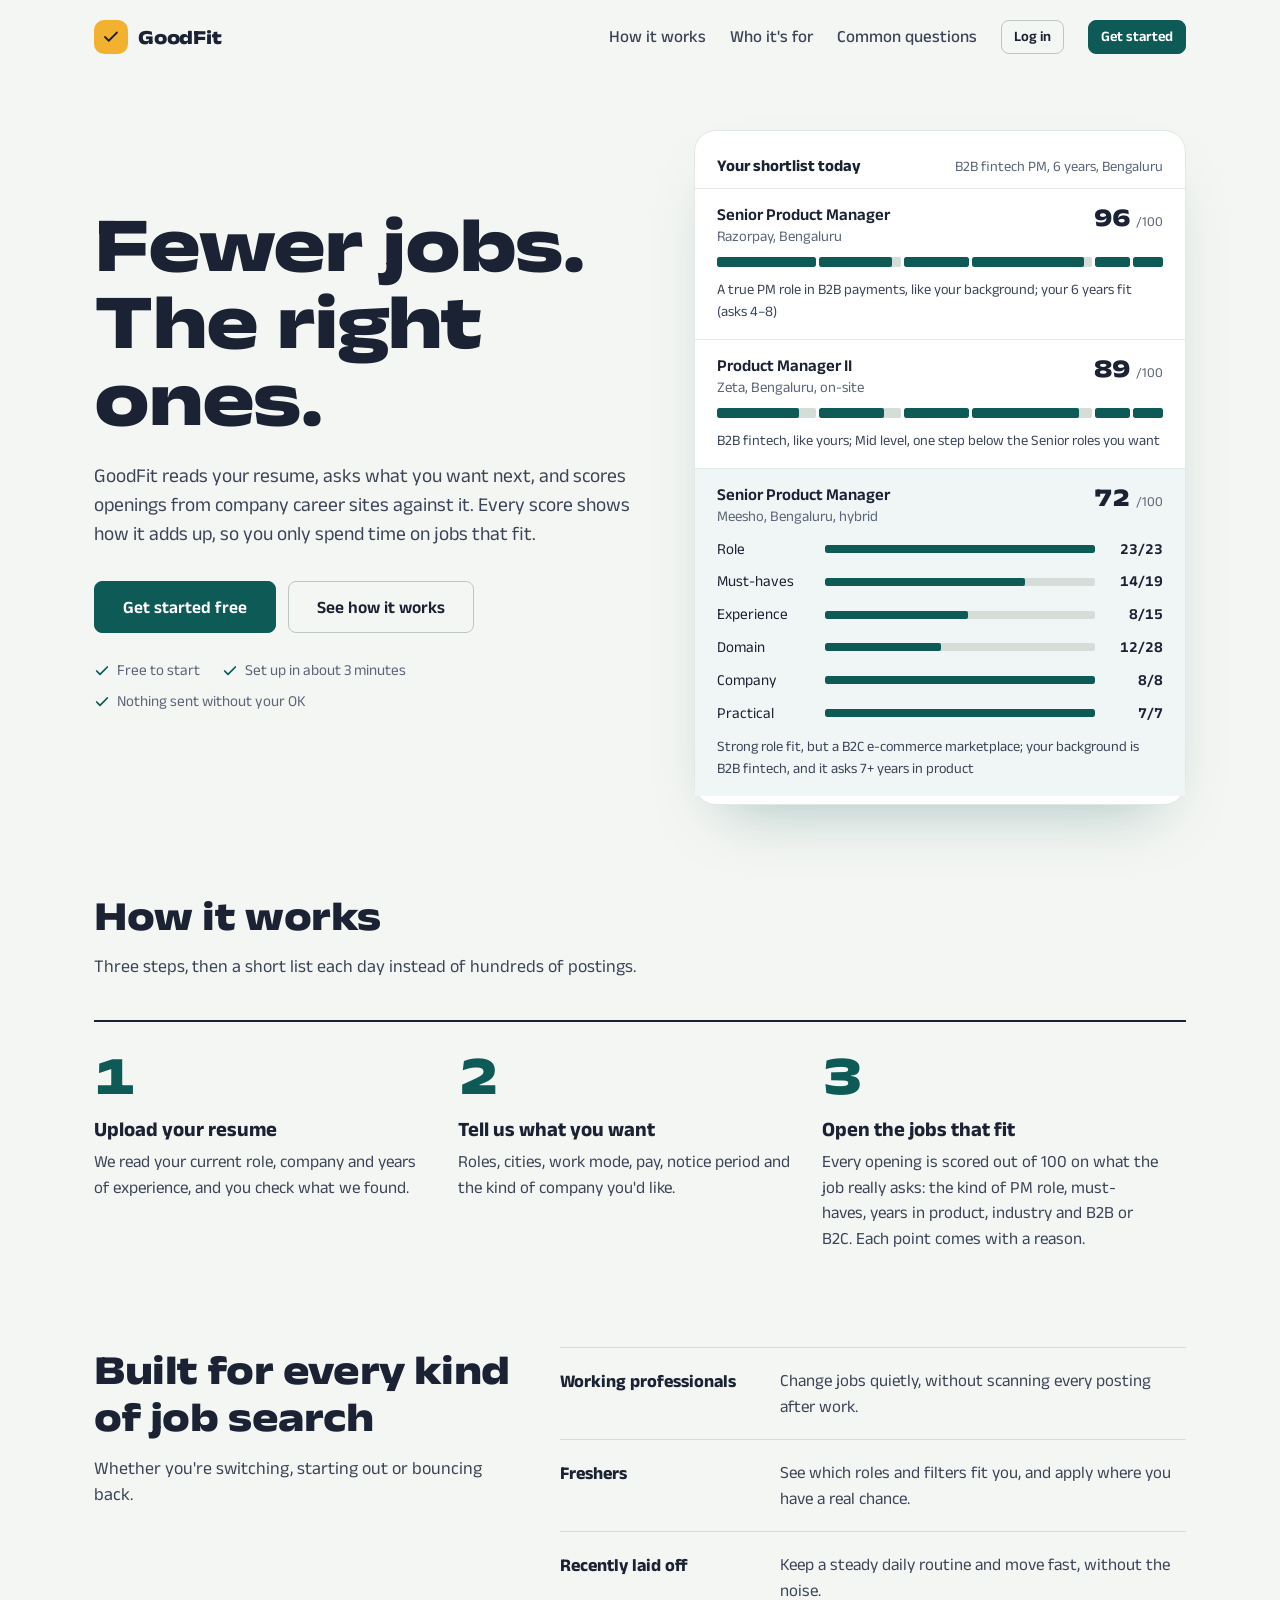
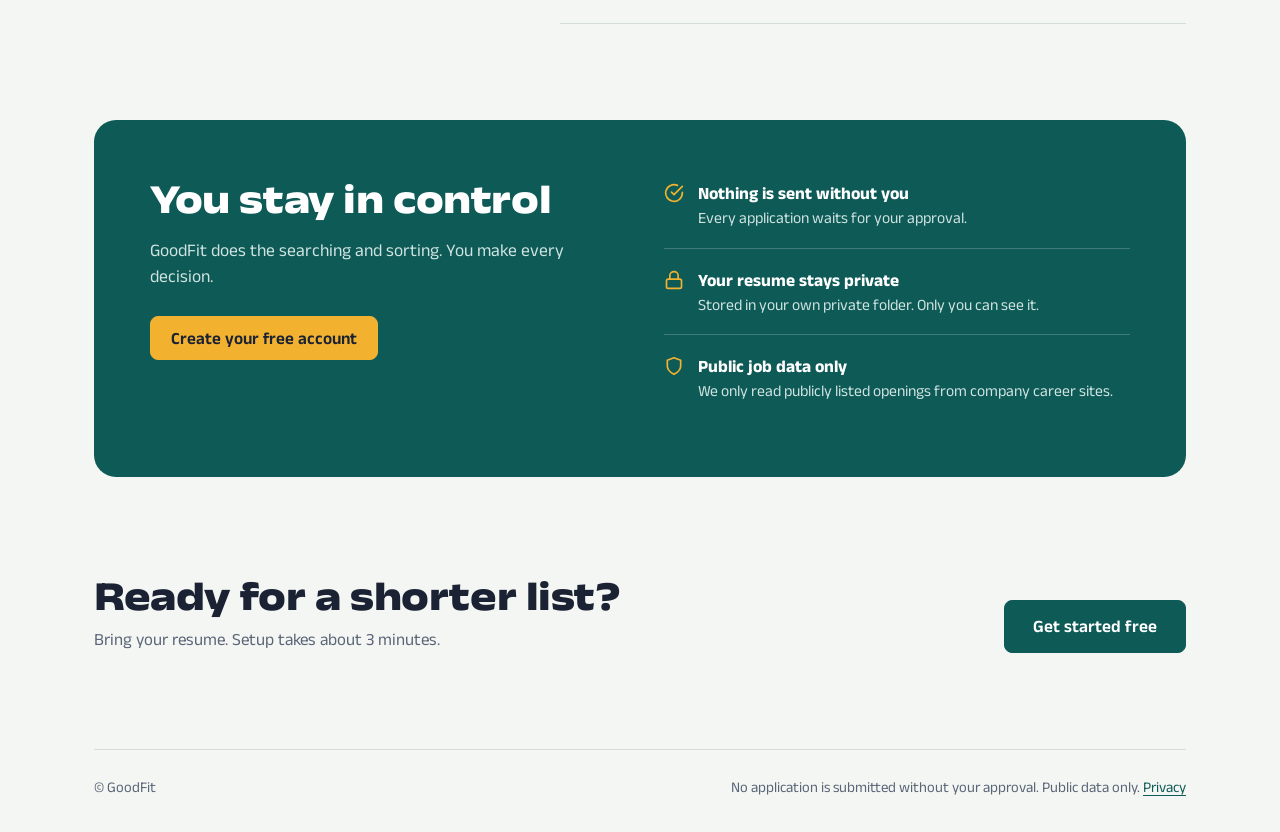
<file: index.html>
<!doctype html>
<html lang="en">
<head>
<meta charset="utf-8">
<meta name="viewport" content="width=device-width,initial-scale=1">
<title>GoodFit – fewer jobs, the right ones</title>
<meta name="description" content="GoodFit reads your resume, learns what you want next and scores real openings against it, with the reasons. You approve everything.">
<link rel="preconnect" href="https://fonts.googleapis.com">
<link rel="preconnect" href="https://fonts.gstatic.com" crossorigin>
<link href="https://fonts.googleapis.com/css2?family=Anek+Latin:wdth,wght@75..125,300..800&display=swap" rel="stylesheet">
<link rel="stylesheet" href="style.css">
</head>
<body>
<div class="msg ok deleted-note hide" id="deleted-note" role="status">Your GoodFit account and all its data have been deleted.</div>
<script>if (new URLSearchParams(location.search).has("deleted")) document.getElementById("deleted-note").classList.remove("hide");</script>
<div class="wrap">
  <nav class="top">
    <a class="logo" href="index.html"><span class="logo-mark"><svg class="i" viewBox="0 0 24 24" aria-hidden="true"><path d="M20 6 9 17l-5-5"/></svg></span>GoodFit</a>
    <div class="nav-links">
      <a class="link" href="#how">How it works</a>
      <a class="link" href="#who">Who it's for</a>
      <a class="link" href="questions.html">Common questions</a>
      <a class="btn ghost sm" href="auth.html">Log in</a>
      <a class="btn sm" href="auth.html?mode=signup">Get started</a>
    </div>
  </nav>

  <main>
    <section class="hero">
      <div>
        <h1><span>Fewer jobs.</span><span>The right ones.</span></h1>
        <p class="lead">GoodFit reads your resume, asks what you want next, and scores openings from company career sites against it. Every score shows how it adds up, so you only spend time on jobs that fit.</p>
        <div class="cta-row">
          <a class="btn lg" href="auth.html?mode=signup">Get started free</a>
          <a class="btn ghost lg" href="#how">See how it works</a>
        </div>
        <ul class="trust">
          <li><svg class="i" viewBox="0 0 24 24" aria-hidden="true"><path d="M20 6 9 17l-5-5"/></svg>Free to start</li>
          <li><svg class="i" viewBox="0 0 24 24" aria-hidden="true"><path d="M20 6 9 17l-5-5"/></svg>Set up in about 3 minutes</li>
          <li><svg class="i" viewBox="0 0 24 24" aria-hidden="true"><path d="M20 6 9 17l-5-5"/></svg>Nothing sent without your OK</li>
        </ul>
      </div>

      <figure class="shortlist" aria-label="Example shortlist for a B2B fintech product manager with 6 years in product, in Bengaluru" style="margin:0">
        <header><b>Your shortlist today</b><span class="small">B2B fintech PM, 6 years, Bengaluru</span></header>
        <div class="sl-row">
          <div class="t"><div><h3>Senior Product Manager</h3><div class="co-line">Razorpay, Bengaluru</div></div><div class="scoreline"><b>96</b><span>/100</span></div></div>
          <div class="fit " role="img" aria-label="Match 96 out of 100: role 23 of 23, must-haves 17 of 19, experience 15 of 15, domain 26 of 28, company 8 of 8, practical 7 of 7"><span class="seg" style="flex:23"><i style="width:100%"></i></span><span class="seg" style="flex:19"><i style="width:89%"></i></span><span class="seg" style="flex:15"><i style="width:100%"></i></span><span class="seg" style="flex:28"><i style="width:93%"></i></span><span class="seg" style="flex:8"><i style="width:100%"></i></span><span class="seg" style="flex:7"><i style="width:100%"></i></span></div>
          <p class="why">A true PM role in B2B payments, like your background; your 6 years fit (asks 4–8)</p>
        </div>
        <div class="sl-row">
          <div class="t"><div><h3>Product Manager II</h3><div class="co-line">Zeta, Bengaluru, on-site</div></div><div class="scoreline"><b>89</b><span>/100</span></div></div>
          <div class="fit " role="img" aria-label="Match 89 out of 100: role 19 of 23, must-haves 15 of 19, experience 15 of 15, domain 25 of 28, company 8 of 8, practical 7 of 7"><span class="seg" style="flex:23"><i style="width:83%"></i></span><span class="seg" style="flex:19"><i style="width:79%"></i></span><span class="seg" style="flex:15"><i style="width:100%"></i></span><span class="seg" style="flex:28"><i style="width:89%"></i></span><span class="seg" style="flex:8"><i style="width:100%"></i></span><span class="seg" style="flex:7"><i style="width:100%"></i></span></div>
          <p class="why">B2B fintech, like yours; Mid level, one step below the Senior roles you want</p>
        </div>
        <div class="sl-row open">
          <div class="t"><div><h3>Senior Product Manager</h3><div class="co-line">Meesho, Bengaluru, hybrid</div></div><div class="scoreline"><b>72</b><span>/100</span></div></div>
          <ul class="fit-list" aria-label="How the score adds up"><li><span>Role</span><div class="fit" aria-hidden="true"><span class="seg" style="flex:1"><i style="width:100%"></i></span></div><b class="">23/23</b></li><li><span>Must-haves</span><div class="fit" aria-hidden="true"><span class="seg" style="flex:1"><i style="width:74%"></i></span></div><b class="">14/19</b></li><li><span>Experience</span><div class="fit" aria-hidden="true"><span class="seg" style="flex:1"><i style="width:53%"></i></span></div><b class="">8/15</b></li><li><span>Domain</span><div class="fit" aria-hidden="true"><span class="seg" style="flex:1"><i style="width:43%"></i></span></div><b class="">12/28</b></li><li><span>Company</span><div class="fit" aria-hidden="true"><span class="seg" style="flex:1"><i style="width:100%"></i></span></div><b class="">8/8</b></li><li><span>Practical</span><div class="fit" aria-hidden="true"><span class="seg" style="flex:1"><i style="width:100%"></i></span></div><b class="">7/7</b></li></ul>
          <p class="why">Strong role fit, but a B2C e-commerce marketplace; your background is B2B fintech, and it asks 7+ years in product</p>
        </div>
      </figure>
    </section>

    <section class="how" id="how">
      <h2 class="sec-title">How it works</h2>
      <p class="sec-lead">Three steps, then a short list each day instead of hundreds of postings.</p>
      <ol class="steps">
        <li><h3>Upload your resume</h3><p>We read your current role, company and years of experience, and you check what we found.</p></li>
        <li><h3>Tell us what you want</h3><p>Roles, cities, work mode, pay, notice period and the kind of company you'd like.</p></li>
        <li><h3>Open the jobs that fit</h3><p>Every opening is scored out of 100 on what the job really asks: the kind of PM role, must-haves, years in product, industry and B2B or B2C. Each point comes with a reason.</p></li>
      </ol>
    </section>

    <section class="who" id="who">
      <div>
        <h2 class="sec-title">Built for every kind of job search</h2>
        <p class="sec-lead" style="margin:0">Whether you're switching, starting out or bouncing back.</p>
      </div>
      <dl>
        <div><dt>Working professionals</dt><dd>Change jobs quietly, without scanning every posting after work.</dd></div>
        <div><dt>Freshers</dt><dd>See which roles and filters fit you, and apply where you have a real chance.</dd></div>
        <div><dt>Recently laid off</dt><dd>Keep a steady daily routine and move fast, without the noise.</dd></div>
      </dl>
    </section>

    <section class="control">
      <div>
        <h2 class="sec-title">You stay in control</h2>
        <p>GoodFit does the searching and sorting. You make every decision.</p>
        <a class="btn" href="auth.html?mode=signup">Create your free account</a>
      </div>
      <ul>
        <li><svg class="i" viewBox="0 0 24 24" aria-hidden="true"><path d="M22 11.08V12a10 10 0 1 1-5.93-9.14"/><path d="M22 4 12 14.01l-3-3"/></svg><div><b>Nothing is sent without you</b><small>Every application waits for your approval.</small></div></li>
        <li><svg class="i" viewBox="0 0 24 24" aria-hidden="true"><rect x="3" y="11" width="18" height="11" rx="2"/><path d="M7 11V7a5 5 0 0 1 10 0v4"/></svg><div><b>Your resume stays private</b><small>Stored in your own private folder. Only you can see it.</small></div></li>
        <li><svg class="i" viewBox="0 0 24 24" aria-hidden="true"><path d="M12 22s8-4 8-10V5l-8-3-8 3v7c0 6 8 10 8 10z"/></svg><div><b>Public job data only</b><small>We only read publicly listed openings from company career sites.</small></div></li>
      </ul>
    </section>

    <section class="final-cta">
      <div>
        <h2 class="sec-title">Ready for a shorter list?</h2>
        <p class="muted">Bring your resume. Setup takes about 3 minutes.</p>
      </div>
      <a class="btn lg" href="auth.html?mode=signup">Get started free</a>
    </section>
  </main>

  <footer class="site">
    <span>© GoodFit</span>
    <span>No application is submitted without your approval. Public data only. <a href="privacy.html">Privacy</a></span>
  </footer>
</div>
</body>
</html>
</file>
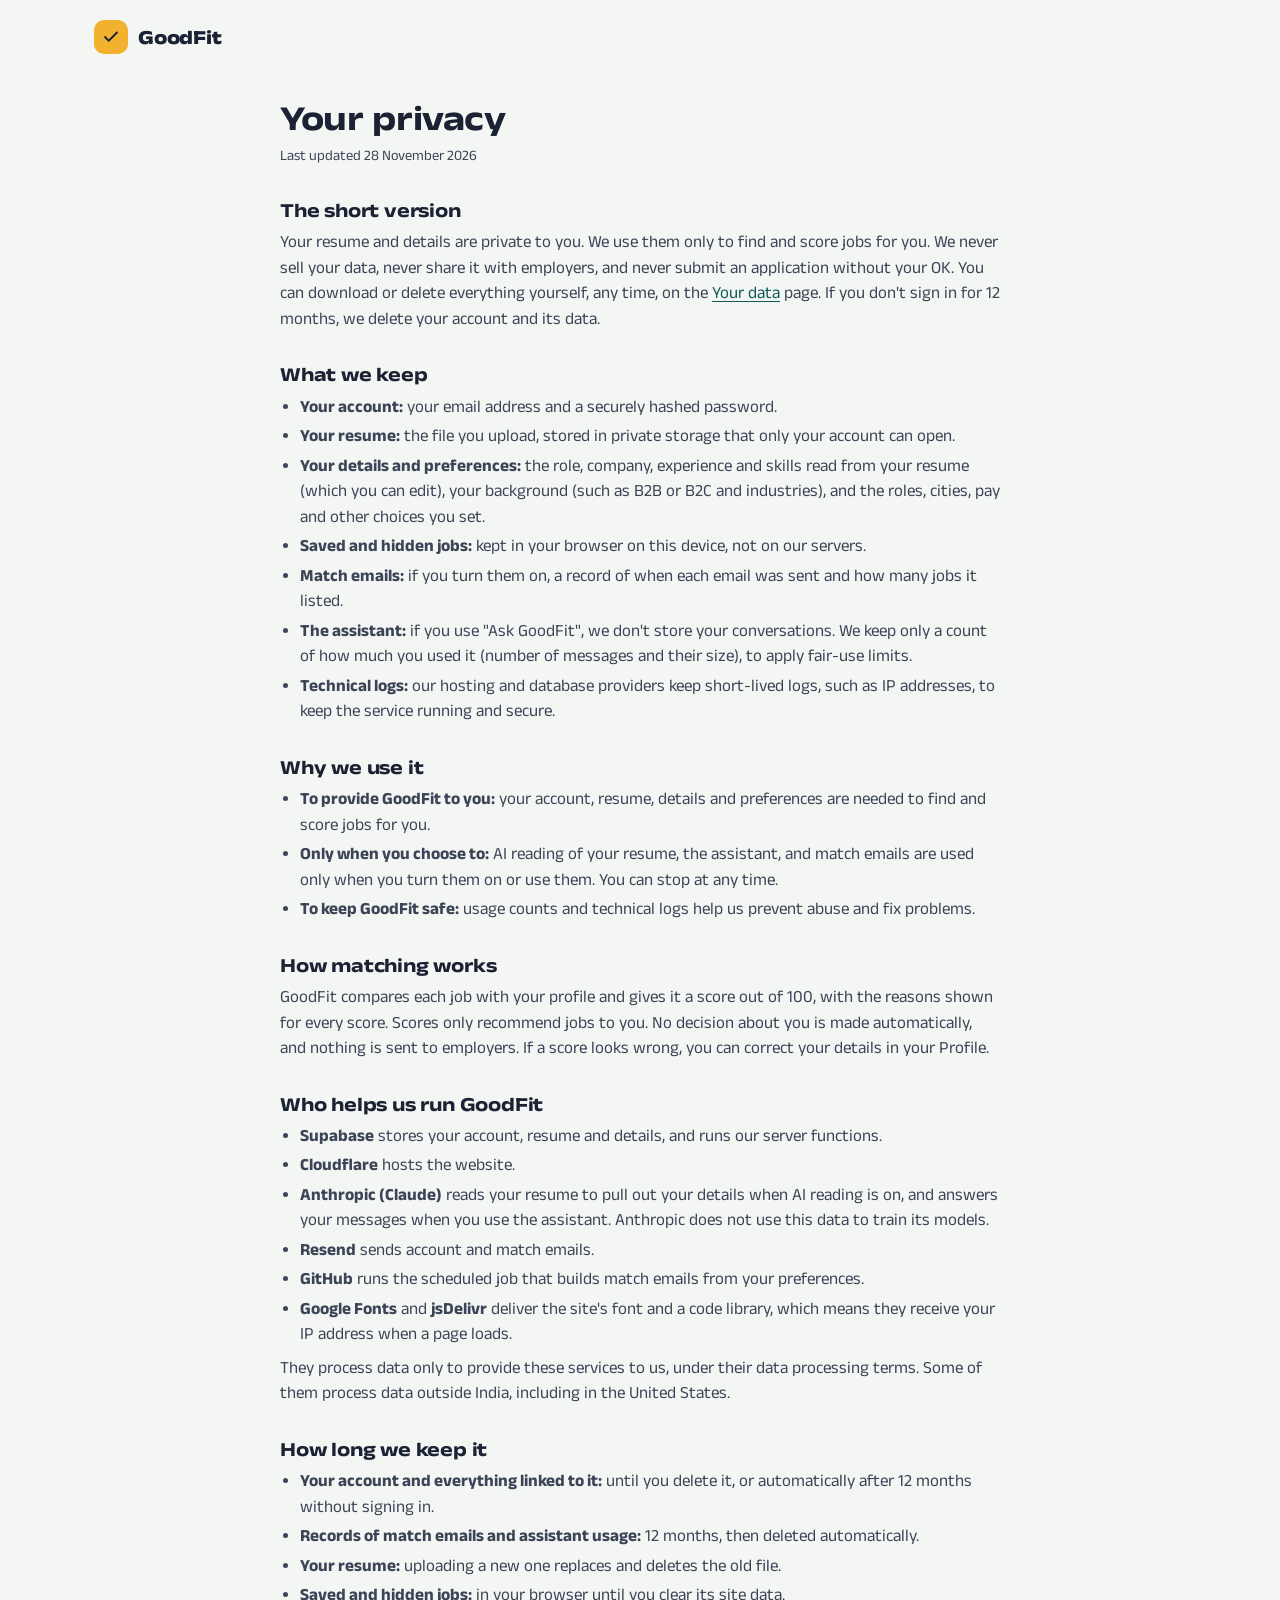
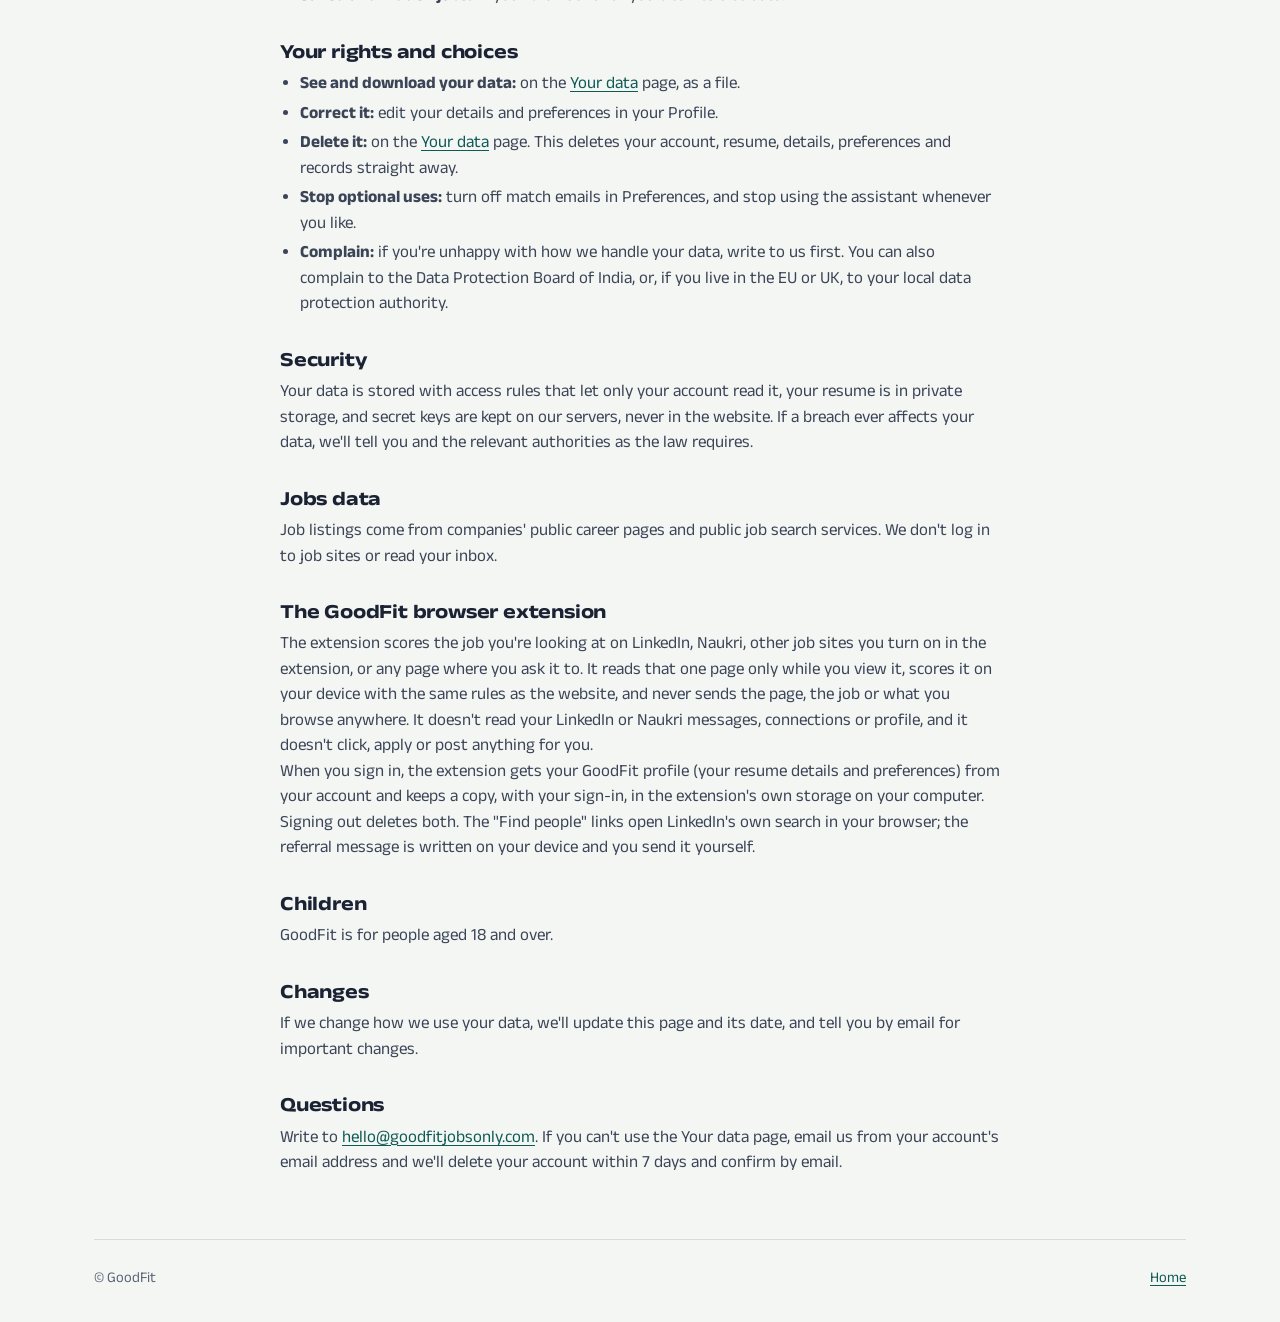
<file: privacy.html>
<!doctype html>
<html lang="en">
<head>
<meta charset="utf-8">
<meta name="viewport" content="width=device-width,initial-scale=1">
<title>GoodFit – privacy</title>
<link rel="preconnect" href="https://fonts.googleapis.com">
<link rel="preconnect" href="https://fonts.gstatic.com" crossorigin>
<link href="https://fonts.googleapis.com/css2?family=Anek+Latin:wdth,wght@75..125,300..800&display=swap" rel="stylesheet">
<link rel="stylesheet" href="style.css">
<style>
  .legal{max-width:720px;margin:24px auto 64px}
  .legal h1{font-size:2.2rem;margin-bottom:8px}
  .legal h2{font-size:1.25rem;margin:32px 0 8px}
  .legal p,.legal li{color:var(--ink-2)}
  .legal ul{padding-left:20px;margin:8px 0}
  .legal li{margin:4px 0}
</style>
</head>
<body>
<div class="wrap">
  <nav class="top">
    <a class="logo" href="index.html"><span class="logo-mark"><svg class="i" viewBox="0 0 24 24" aria-hidden="true"><path d="M20 6 9 17l-5-5"/></svg></span>GoodFit</a>
  </nav>

  <main class="legal">
    <h1>Your privacy</h1>
    <p class="small">Last updated 28 November 2026</p>

    <h2>The short version</h2>
    <p>Your resume and details are private to you. We use them only to find and score jobs for you. We never sell your data, never share it with employers, and never submit an application without your OK. You can download or delete everything yourself, any time, on the <a href="account.html">Your data</a> page. If you don't sign in for 12 months, we delete your account and its data.</p>

    <h2>What we keep</h2>
    <ul>
      <li><b>Your account:</b> your email address and a securely hashed password.</li>
      <li><b>Your resume:</b> the file you upload, stored in private storage that only your account can open.</li>
      <li><b>Your details and preferences:</b> the role, company, experience and skills read from your resume (which you can edit), your background (such as B2B or B2C and industries), and the roles, cities, pay and other choices you set.</li>
      <li><b>Saved and hidden jobs:</b> kept in your browser on this device, not on our servers.</li>
      <li><b>Match emails:</b> if you turn them on, a record of when each email was sent and how many jobs it listed.</li>
      <li><b>The assistant:</b> if you use "Ask GoodFit", we don't store your conversations. We keep only a count of how much you used it (number of messages and their size), to apply fair-use limits.</li>
      <li><b>Technical logs:</b> our hosting and database providers keep short-lived logs, such as IP addresses, to keep the service running and secure.</li>
    </ul>

    <h2>Why we use it</h2>
    <ul>
      <li><b>To provide GoodFit to you:</b> your account, resume, details and preferences are needed to find and score jobs for you.</li>
      <li><b>Only when you choose to:</b> AI reading of your resume, the assistant, and match emails are used only when you turn them on or use them. You can stop at any time.</li>
      <li><b>To keep GoodFit safe:</b> usage counts and technical logs help us prevent abuse and fix problems.</li>
    </ul>

    <h2>How matching works</h2>
    <p>GoodFit compares each job with your profile and gives it a score out of 100, with the reasons shown for every score. Scores only recommend jobs to you. No decision about you is made automatically, and nothing is sent to employers. If a score looks wrong, you can correct your details in your Profile.</p>

    <h2>Who helps us run GoodFit</h2>
    <ul>
      <li><b>Supabase</b> stores your account, resume and details, and runs our server functions.</li>
      <li><b>Cloudflare</b> hosts the website.</li>
      <li><b>Anthropic (Claude)</b> reads your resume to pull out your details when AI reading is on, and answers your messages when you use the assistant. Anthropic does not use this data to train its models.</li>
      <li><b>Resend</b> sends account and match emails.</li>
      <li><b>GitHub</b> runs the scheduled job that builds match emails from your preferences.</li>
      <li><b>Google Fonts</b> and <b>jsDelivr</b> deliver the site's font and a code library, which means they receive your IP address when a page loads.</li>
    </ul>
    <p>They process data only to provide these services to us, under their data processing terms. Some of them process data outside India, including in the United States.</p>

    <h2>How long we keep it</h2>
    <ul>
      <li><b>Your account and everything linked to it:</b> until you delete it, or automatically after 12 months without signing in.</li>
      <li><b>Records of match emails and assistant usage:</b> 12 months, then deleted automatically.</li>
      <li><b>Your resume:</b> uploading a new one replaces and deletes the old file.</li>
      <li><b>Saved and hidden jobs:</b> in your browser until you clear its site data.</li>
    </ul>

    <h2>Your rights and choices</h2>
    <ul>
      <li><b>See and download your data:</b> on the <a href="account.html">Your data</a> page, as a file.</li>
      <li><b>Correct it:</b> edit your details and preferences in your Profile.</li>
      <li><b>Delete it:</b> on the <a href="account.html">Your data</a> page. This deletes your account, resume, details, preferences and records straight away.</li>
      <li><b>Stop optional uses:</b> turn off match emails in Preferences, and stop using the assistant whenever you like.</li>
      <li><b>Complain:</b> if you're unhappy with how we handle your data, write to us first. You can also complain to the Data Protection Board of India, or, if you live in the EU or UK, to your local data protection authority.</li>
    </ul>

    <h2>Security</h2>
    <p>Your data is stored with access rules that let only your account read it, your resume is in private storage, and secret keys are kept on our servers, never in the website. If a breach ever affects your data, we'll tell you and the relevant authorities as the law requires.</p>

    <h2>Jobs data</h2>
    <p>Job listings come from companies' public career pages and public job search services. We don't log in to job sites or read your inbox.</p>

    <h2 id="extension">The GoodFit browser extension</h2>
    <p>The extension scores the job you're looking at on LinkedIn, Naukri, other job sites you turn on in the extension, or any page where you ask it to. It reads that one page only while you view it, scores it on your device with the same rules as the website, and never sends the page, the job or what you browse anywhere. It doesn't read your LinkedIn or Naukri messages, connections or profile, and it doesn't click, apply or post anything for you.</p>
    <p>When you sign in, the extension gets your GoodFit profile (your resume details and preferences) from your account and keeps a copy, with your sign-in, in the extension's own storage on your computer. Signing out deletes both. The "Find people" links open LinkedIn's own search in your browser; the referral message is written on your device and you send it yourself.</p>

    <h2>Children</h2>
    <p>GoodFit is for people aged 18 and over.</p>

    <h2>Changes</h2>
    <p>If we change how we use your data, we'll update this page and its date, and tell you by email for important changes.</p>

    <h2>Questions</h2>
    <p>Write to <a href="mailto:hello@goodfitjobsonly.com">hello@goodfitjobsonly.com</a>. If you can't use the Your data page, email us from your account's email address and we'll delete your account within 7 days and confirm by email.</p>
  </main>

  <footer class="site">
    <span>© GoodFit</span>
    <span><a href="index.html">Home</a></span>
  </footer>
</div>
</body>
</html>
</file>
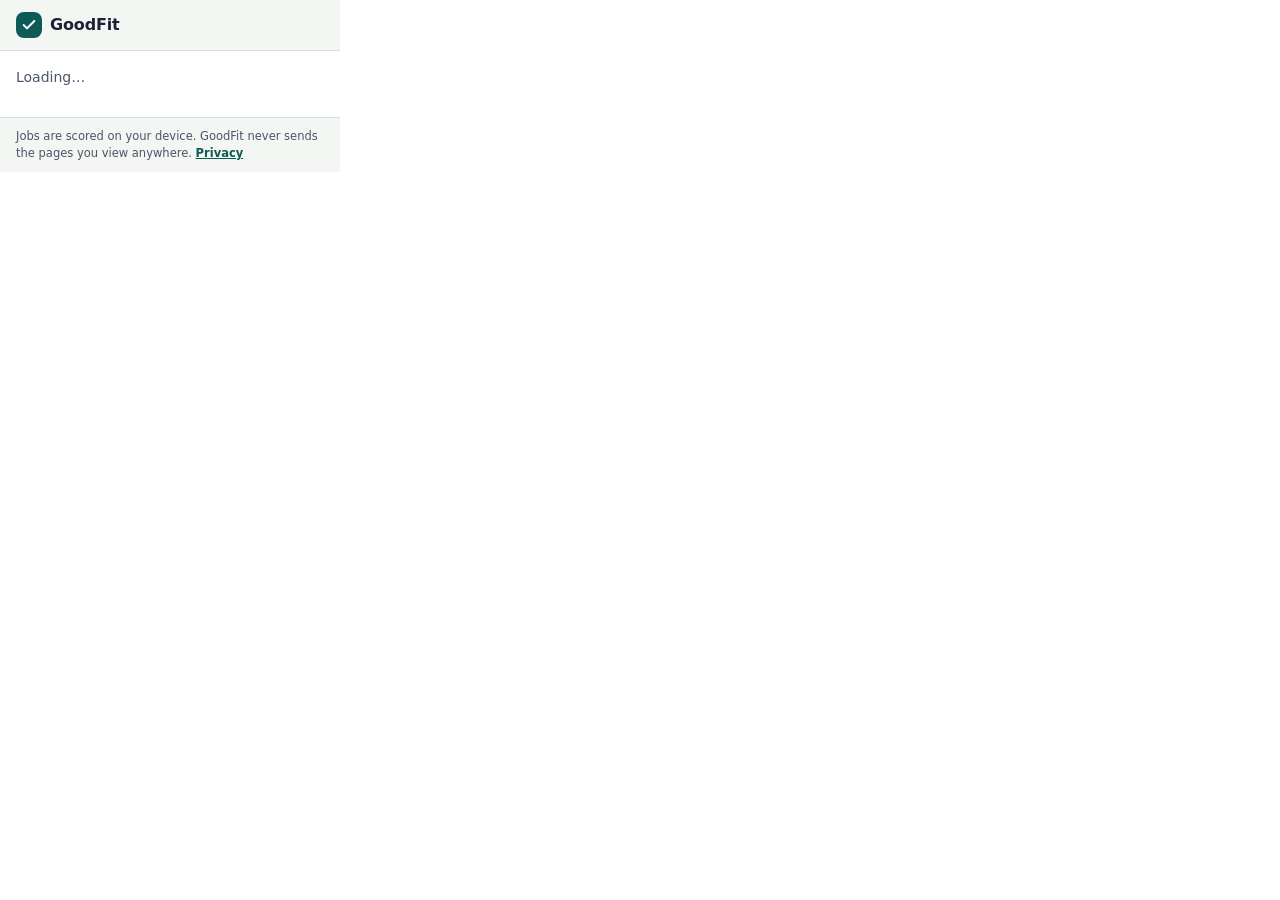
<file: extension/popup.html>
<!doctype html>
<html lang="en">
<head>
<meta charset="utf-8">
<title>GoodFit</title>
<link rel="stylesheet" href="popup.css">
</head>
<body>
<header>
  <span class="mark" aria-hidden="true"><svg viewBox="0 0 24 24"><path d="M20 6 9 17l-5-5"/></svg></span>
  <span class="brand">GoodFit</span>
</header>

<main>
  <p class="loading" id="loading">Loading…</p>

  <!-- First run: what the extension does, before it reads anything -->
  <section id="consent" class="hide">
    <h1>Before GoodFit starts</h1>
    <p class="sub">Here's what the extension does. It won't read any page until you agree.</p>
    <ul class="points">
      <li>Reads the job you open on <b>LinkedIn</b> and <b>Naukri</b>. On other sites, only when you click <b>Check this page</b>, use the right-click menu, or turn the site on.</li>
      <li>Scores the job <b>on your computer</b>. The page and your browsing are never sent anywhere.</li>
      <li>Reads your <b>GoodFit profile</b> to compare, and keeps a copy here until you sign out.</li>
      <li><b>Never</b> applies, clicks, messages or posts anything for you.</li>
    </ul>
    <p class="fine"><a href="https://goodfitjobsonly.com/extension.html#permissions" target="_blank" rel="noopener">What each permission is for</a> · <a href="https://goodfitjobsonly.com/privacy.html#extension" target="_blank" rel="noopener">Privacy notice</a></p>
    <button class="btn block" id="agree" type="button">Agree and continue</button>
    <button class="btn text block" id="not-now" type="button">Not now</button>
  </section>

  <!-- Not signed in -->
  <section id="signed-out" class="hide">
    <h1>See how jobs fit you</h1>
    <p class="sub">Sign in with your GoodFit account. Open a job on LinkedIn or Naukri and your fit score appears on the page.</p>
    <form id="form" novalidate>
      <label for="email">Email</label>
      <input type="email" id="email" autocomplete="email" required>
      <label for="password">Password</label>
      <input type="password" id="password" autocomplete="current-password" required>
      <button class="btn block" id="sign-in" type="submit">Sign in</button>
    </form>
    <p class="msg" id="msg" role="status" aria-live="polite"></p>
    <div class="or"><span>or</span></div>
    <button class="btn ghost block" id="sample" type="button">Try with a sample profile</button>
    <p class="fine">No account? <a href="https://goodfitjobsonly.com/auth.html?mode=signup" target="_blank" rel="noopener">Create one on GoodFit</a>. You'll upload your resume there once.</p>
  </section>

  <!-- Signed in, or using the sample -->
  <section id="signed-in" class="hide">
    <div class="who">
      <span class="avatar" id="avatar" aria-hidden="true"></span>
      <div><div class="name" id="name"></div><div class="meta" id="meta"></div></div>
    </div>
    <p class="sample-note hide" id="sample-note">You're using a sample profile (a Senior PM in B2B payments, Bengaluru). Sign in to score jobs against your own resume.</p>
    <button class="btn block" id="score" type="button">Check this page</button>
    <label class="site-row hide" id="site-row"><input type="checkbox" id="site-watch"><span>Always check jobs on <b id="site-host"></b><small>Opens the score by itself here, like on LinkedIn. Chrome will ask you to allow this site.</small></span></label>
    <p class="fine">Works by itself on LinkedIn and Naukri. Once open, the panel stays open and updates as you move between jobs; click × to tuck it into the corner.</p>
    <details class="sites hide" id="sites"><summary>Other sites you've turned on</summary><ul id="site-list"></ul></details>
    <p class="msg" id="msg2" role="status" aria-live="polite"></p>
    <div class="actions">
      <button class="btn text" id="refresh" type="button">Update my profile</button>
      <a class="btn text" href="https://goodfitjobsonly.com/dashboard.html?edit=review" target="_blank" rel="noopener">Edit profile ↗</a>
      <button class="btn text" id="sign-out" type="button">Sign out</button>
      <button class="btn text" id="withdraw" type="button">Turn off and withdraw agreement</button>
    </div>
  </section>
</main>

<footer>Jobs are scored on your device. GoodFit never sends the pages you view anywhere. <a href="https://goodfitjobsonly.com/privacy.html#extension" target="_blank" rel="noopener">Privacy</a></footer>
<script src="popup.js"></script>
</body>
</html>
</file>
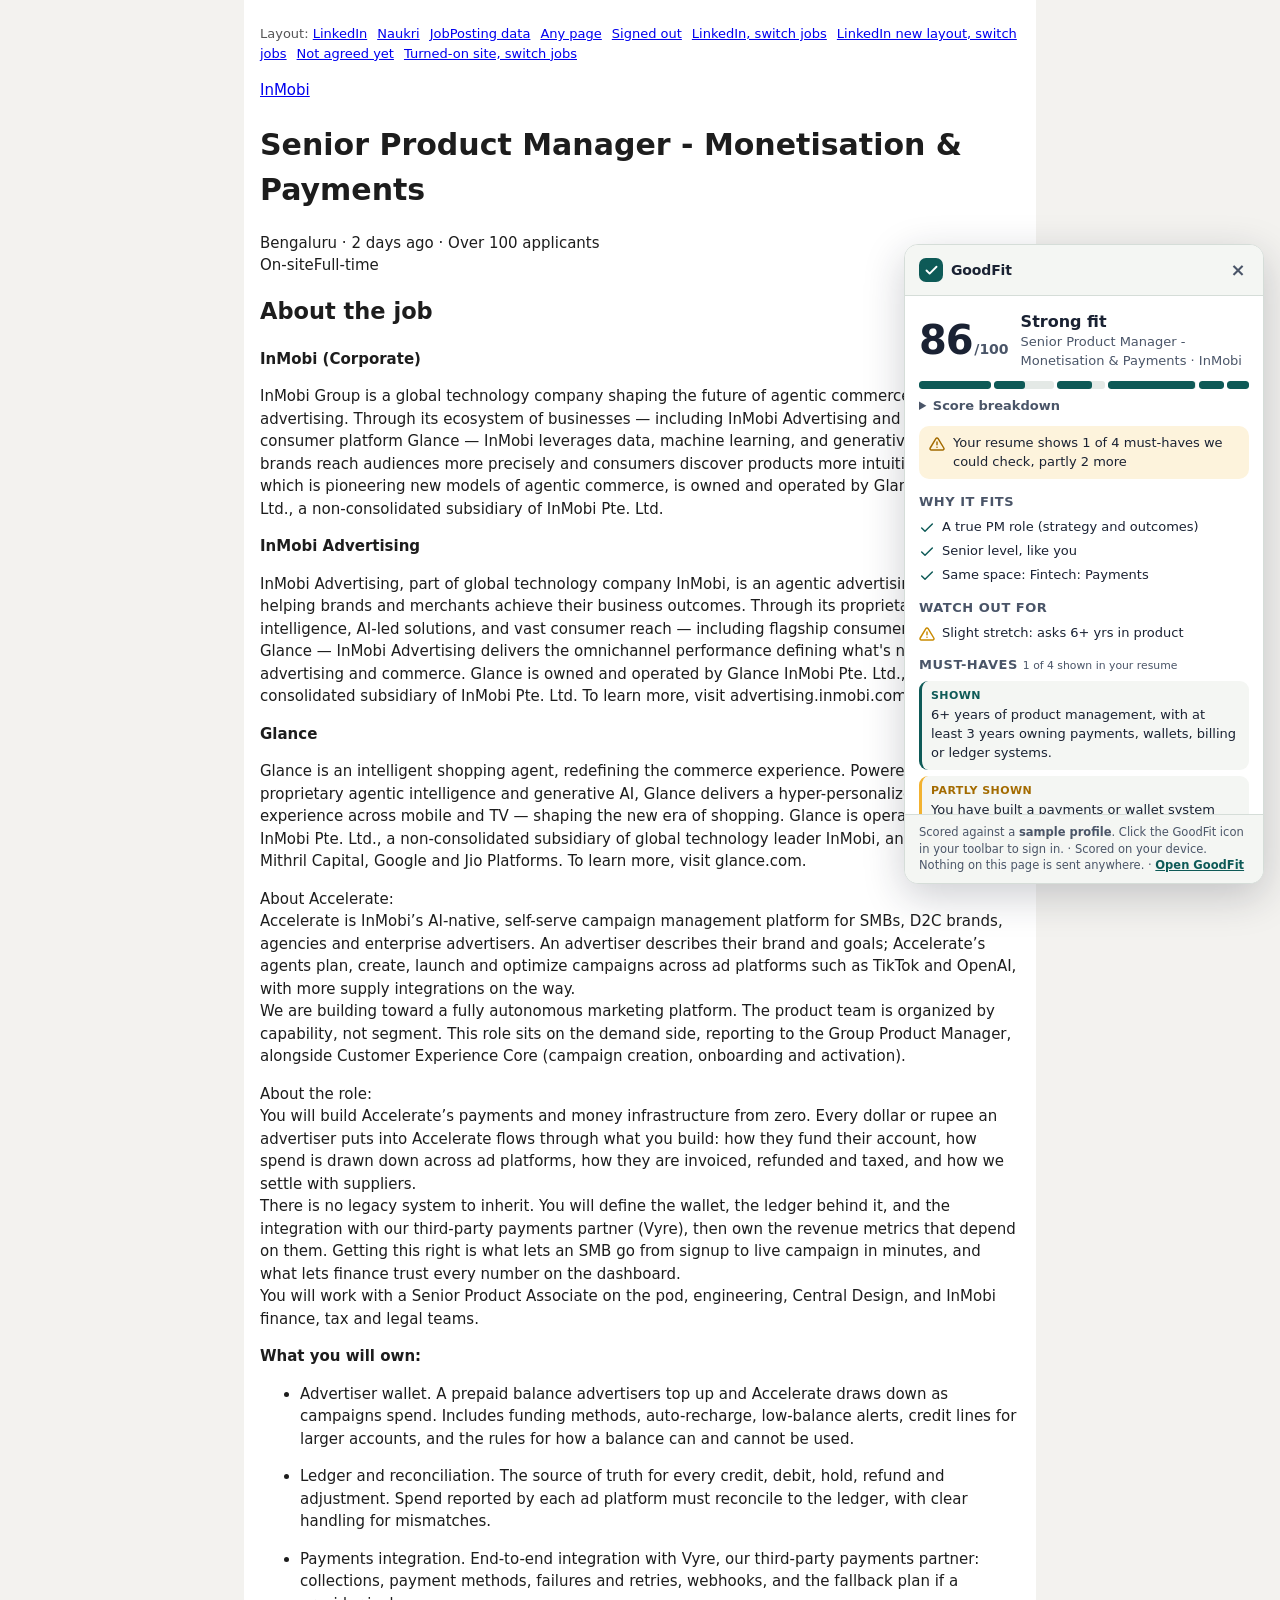
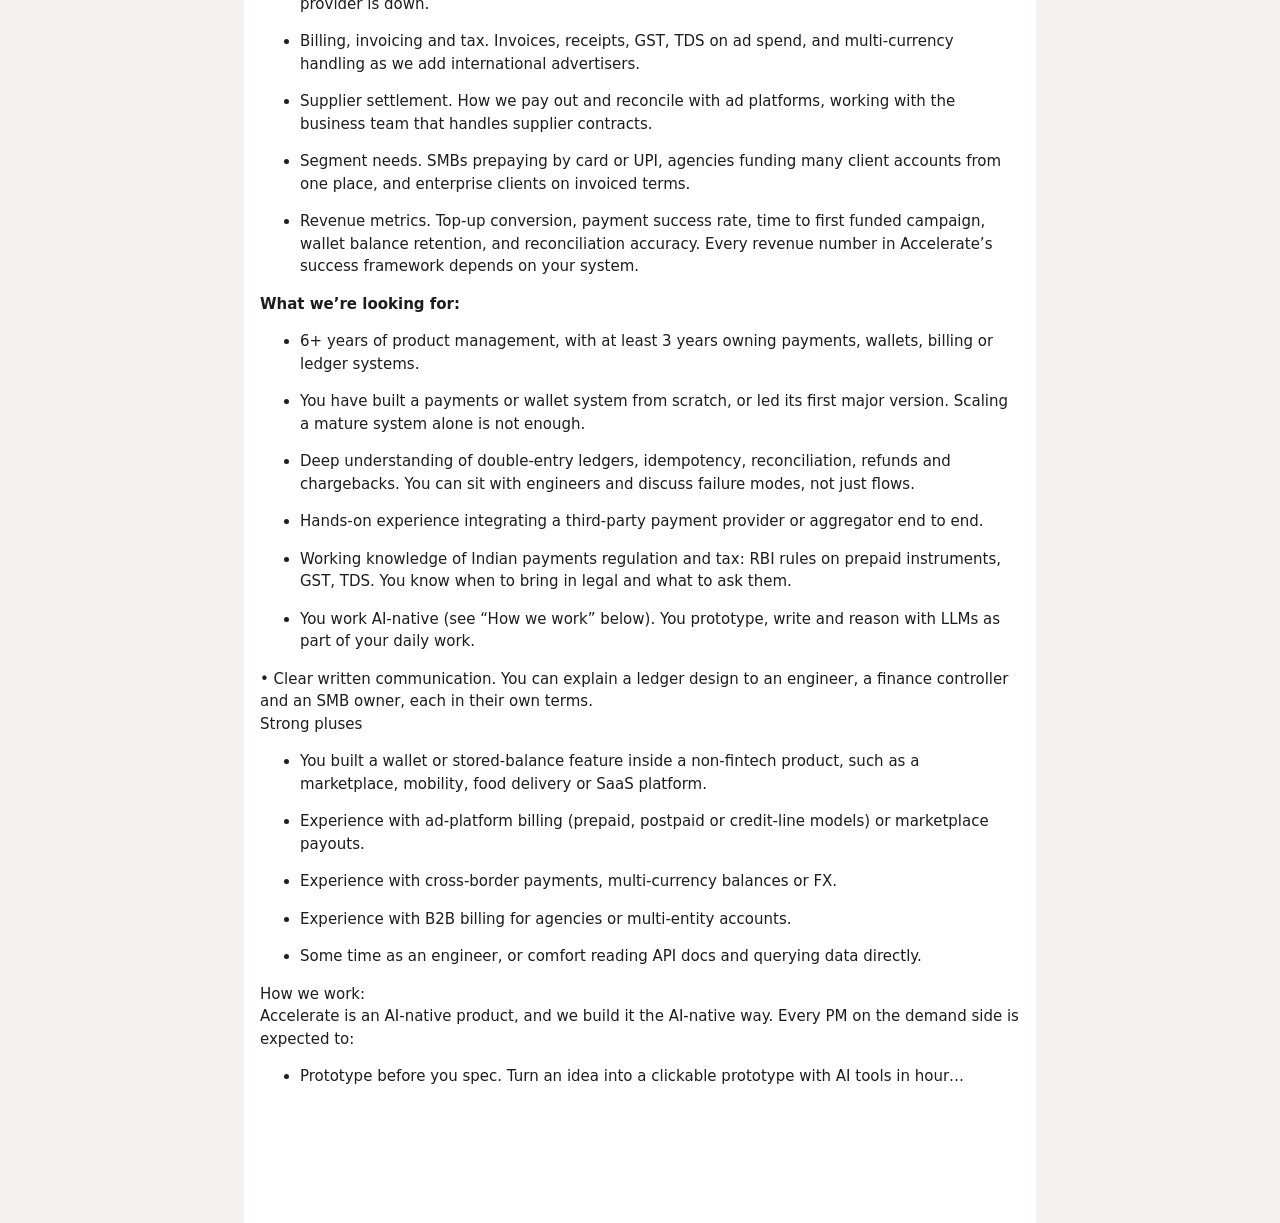
<file: tests/extension/fixture.html>
<!doctype html>
<html lang="en">
<head>
<meta charset="utf-8">
<meta name="viewport" content="width=device-width,initial-scale=1">
<title>GoodFit extension test page</title>
<style>
  body { font: 15px/1.5 system-ui, sans-serif; margin: 0; background: #f3f2ef; color: #1d1d1d; }
  .wrap { max-width: 760px; margin: 0 auto; padding: 24px 16px 120px; background: #fff; min-height: 100vh; }
  .bar { font-size: 13px; color: #555; margin-bottom: 16px; }
  .bar a { margin-right: 10px; }
</style>
</head>
<body>
<!-- Test page for the extension's content script (no Chrome needed).
     ?site=linkedin | naukri | jsonld | generic   &job=<index in jobs.json>   &profile=sample | none
     It builds a page shaped like that site, fakes the chrome.* calls content.js uses, then loads the extension's scripts. -->
<div class="wrap" id="page">
  <div class="bar">Layout:
    <a href="?site=linkedin">LinkedIn</a><a href="?site=naukri">Naukri</a><a href="?site=jsonld">JobPosting data</a><a href="?site=generic">Any page</a><a href="?site=linkedin&profile=none">Signed out</a><a href="?site=linkedin&spa=1">LinkedIn, switch jobs</a><a href="?site=linkedin-new&spa=1">LinkedIn new layout, switch jobs</a><a href="?site=linkedin&consent=none">Not agreed yet</a><a href="?site=generic&watched=1&spa=1">Turned-on site, switch jobs</a>
  </div>
  <div id="job"></div>
</div>
<script>
const q = new URLSearchParams(location.search);
const site = q.get("site") || "linkedin";
const esc = (s) => String(s ?? "").replace(/[&<>"']/g, (c) => ({ "&": "&amp;", "<": "&lt;", ">": "&gt;", '"': "&quot;", "'": "&#39;" }[c]));
// jobs.json descriptions are plain text ("• item" bullets, blank-line paragraphs); turn them back into HTML.
const toHTML = (t) => t.split(/\n{2,}/).map((b) => {
  const ls = b.split("\n").filter(Boolean);
  if (ls.every((l) => l.startsWith("•"))) return `<ul>${ls.map((l) => `<li>${esc(l.slice(1).trim())}</li>`).join("")}</ul>`;
  if (ls.length === 1 && ls[0].length < 70) return `<p><strong>${esc(ls[0])}</strong></p>`;
  return `<p>${ls.map(esc).join("<br>")}</p>`;
}).join("");

const PROFILE = {
  mode: "sample", email: null,
  details: { name: "Sample PM", currentRole: "Senior Product Manager", years: 7, seniority: "Senior", skills: ["SQL", "APIs", "A/B testing", "Roadmapping"],
    background: { archetype: "pm", pmYears: 5, models: ["B2B"], verticals: ["Fintech"], subVerticals: ["Fintech: Payments"], companyModels: ["Product"] } },
  prefs: { roles: ["Product Manager", "Senior Product Manager"], jobTypes: ["Full-time"], locations: ["Bengaluru"], seniority: "Senior" },
};

// The parts of chrome.* that content.js uses.
const listeners = { msg: [], store: [] };
// ?consent=none: the first-run agreement hasn't been given yet.
const mem = q.get("consent") === "none" ? {} : { consent: { version: 1, agreedAt: "2026-11-28T00:00:00Z" } };
window.chrome = {
  runtime: {
    lastError: null,
    sendMessage(msg, cb) { setTimeout(() => cb(msg.type === "get-profile" ? { ok: true, data: q.get("profile") === "none" ? null : PROFILE } : { ok: false }), 30); },
    onMessage: { addListener: (f) => listeners.msg.push(f) },
  },
  storage: {
    local: { get: (k, cb) => cb({ [k]: mem[k] }), set: (o) => Object.assign(mem, o) },
    onChanged: { addListener: (f) => listeners.store.push(f) },
  },
};
// Simulates the popup's "Check this page" / the right-click menu.
window.scoreNow = (selection) => listeners.msg.forEach((f) => f({ type: "score", selection }));

function build(j) {
  const html = toHTML(j.description);
  if (site === "linkedin") {
    window.__goodfitTestHost = "www.linkedin.com";
    return `<div class="jobs-details"><div class="job-details-jobs-unified-top-card__company-name"><a href="#">${esc(j.company)}</a></div>
      <h1 class="job-details-jobs-unified-top-card__job-title">${esc(j.title)}</h1>
      <div class="job-details-jobs-unified-top-card__primary-description-container"><span>${esc(j.location)}</span> · <span>2 days ago</span> · <span>Over 100 applicants</span></div>
      <div class="job-details-fit-level-preferences"><span>${esc(j.workMode || "On-site")}</span><span>Full-time</span></div>
      <article class="jobs-description__container"><div class="jobs-box__html-content" id="job-details"><h2>About the job</h2>${html}</div></article></div>`;
  }
  if (site === "linkedin-new") {
    // A LinkedIn layout none of the known class names match (LinkedIn renames them often): a job list on the
    // left and the open job on the right. The extension has to find the job without the site-specific checks.
    window.__goodfitTestHost = "www.linkedin.com";
    const card = (t, c) => `<li class="x9f1a"><div class="b7c2"><strong>${esc(t)}</strong><span>${esc(c)}</span><span>Bengaluru, Karnataka, India (Hybrid)</span><span>Easy Apply · Be an early applicant · You'd be a top applicant, experience required</span></div></li>`;
    return `<div class="k3j9"><ul class="q81z">${card("Product Manager, Growth", "Swiggy")}${card("Senior PM, Lending", "Jupiter")}${card("Product Lead", "Zepto")}</ul>
      <div class="r5t0"><div class="p2d7"><div class="h6m1"><a href="/company/${esc(j.company.toLowerCase())}/">${esc(j.company)}</a></div>
      <h1 class="u4e8"><a href="#">${esc(j.title)}</a></h1>
      <div class="m0n3"><span>${esc(j.location)}</span> · <span>1 week ago</span> · <span>Over 100 people clicked apply</span></div>
      <div class="z1z1"><h2>About the job</h2><div class="w8w8">${html}</div></div></div></div></div>`;
  }
  if (site === "naukri") {
    window.__goodfitTestHost = "www.naukri.com";
    return `<section class="styles_job-header-container__abc"><h1 class="styles_jd-header-title__rZwM1">${esc(j.title)}</h1>
      <div class="styles_jd-header-comp-name__MvqAI"><a href="#">${esc(j.company)}</a><span>4.1</span><a>812 Reviews</a></div>
      <div class="styles_jhc__exp__k_giM"><span>${j.expMin ?? 5}${j.expMax ? `-${j.expMax}` : "-10"} Years</span></div>
      <span class="styles_jhc__location__W_pVs"><a>${esc(j.cities.join(", ") || j.location)}</a></span></section>
      <section class="styles_job-desc-container__txpYf"><div class="styles_JDC__dang-inner-html__h0K4t">${html}</div></section>`;
  }
  if (site === "jsonld") {
    const ld = { "@context": "https://schema.org", "@type": "JobPosting", title: j.title, description: html, datePosted: j.postedAt,
      hiringOrganization: { "@type": "Organization", name: j.company }, employmentType: "FULL_TIME",
      jobLocation: [{ "@type": "Place", address: { "@type": "PostalAddress", addressLocality: j.cities[0] || "Bengaluru", addressRegion: "Karnataka", addressCountry: "IN" } }] };
    const s = document.createElement("script");
    s.type = "application/ld+json";
    s.textContent = JSON.stringify(ld);
    document.head.appendChild(s);
    return `<h1>${esc(j.title)}</h1><p>${esc(j.company)}, ${esc(j.location)}</p><div class="desc">${html}</div>`;
  }
  return `<nav><a href="#">Careers home</a> · <a href="#">Teams</a></nav><h1>${esc(j.title)}</h1><p>${esc(j.location)}</p>
    <div class="content"><div>${html}</div><button>Apply now</button></div><footer><p>Equal opportunity employer. Cookies and privacy.</p></footer>`;
}

(async () => {
  const d = await fetch("../../jobs.json").then((r) => r.json());
  const n = Number(q.get("job") ?? 151);
  document.getElementById("job").innerHTML = build(d.jobs[n]);
  for (const f of ["roles.js", "signals.js", "matching.js", "jobtext.js"]) await load(`../../extension/lib/${f}`);
  await load("../../extension/content.js");
  // These need the popup button, unless ?watched=1 (the site was turned on in the popup).
  if ((site === "generic" || site === "jsonld") && !q.get("watched")) setTimeout(() => scoreNow(""), 300);
  // LinkedIn swaps the job in place when you click another one in the list.
  if (q.get("spa")) setTimeout(() => {
    history.pushState(null, "", location.pathname + `?site=${site}&spa=1&currentJobId=167`);
    document.getElementById("job").innerHTML = build(d.jobs[167]);
  }, 2500);
})();
function load(src) { return new Promise((res, rej) => { const s = document.createElement("script"); s.src = src; s.onload = res; s.onerror = rej; document.body.appendChild(s); }); }
</script>
</body>
</html>
</file>
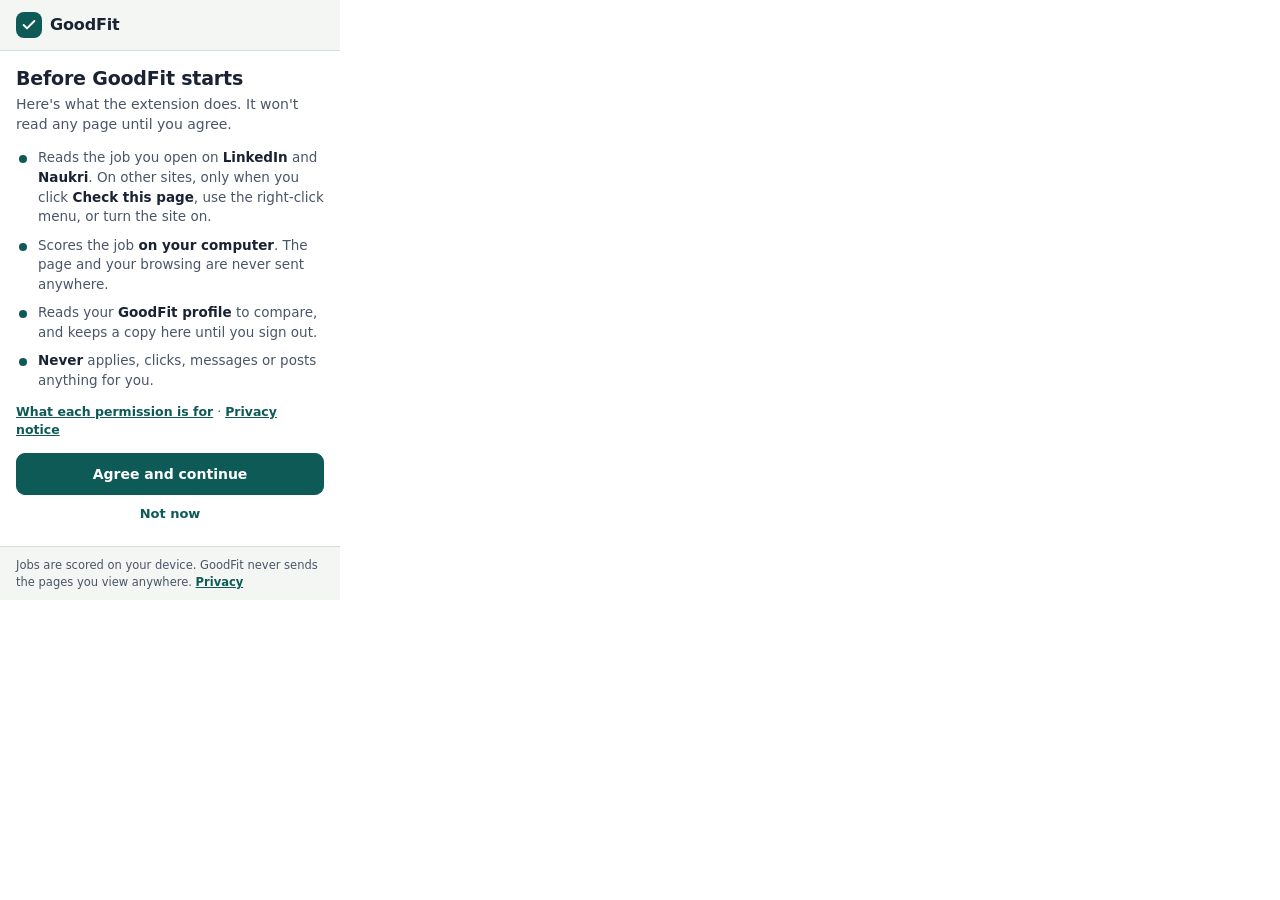
<file: tests/extension/popup.html>
<!doctype html>
<html lang="en">
<head>
<meta charset="utf-8">
<title>GoodFit popup test</title>
<link rel="stylesheet" href="../../extension/popup.css">
</head>
<body>
<!-- Runs the real popup (popup.html + popup.js) and the real background.js in one page, with the chrome.* calls faked.
     Sign-in goes to the real GoodFit Supabase project. -->
<script>
const mem = {};
const handlers = [], changes = [];
window.chrome = {
  runtime: {
    lastError: null,
    onMessage: { addListener: (f) => handlers.push(f) },
    onInstalled: { addListener() {} },
    sendMessage(msg, cb) { handlers.forEach((f) => f(msg, {}, (r) => setTimeout(() => cb(r), 0))); },
  },
  contextMenus: { create() {}, onClicked: { addListener() {} } },
  storage: { local: {
    get: async (k) => ({ [k]: mem[k] }),
    set: async (o) => { Object.assign(mem, o); },
    remove: async (k) => { delete mem[k]; },
  } },
  // ?tab=<url>: the page the popup was opened on (default a LinkedIn job).
  tabs: { query: async () => [{ id: 1, url: new URLSearchParams(location.search).get("tab") || "https://www.linkedin.com/jobs/view/1" }], sendMessage: async () => {} },
  scripting: {
    executeScript: async () => {},
    getRegisteredContentScripts: async (f) => (window.__regs || []).filter((r) => !f || !f.ids || f.ids.includes(r.id)),
    registerContentScripts: async (list) => { window.__regs = [...(window.__regs || []), ...list]; },
    unregisterContentScripts: async ({ ids }) => { window.__regs = (window.__regs || []).filter((r) => !ids.includes(r.id)); },
  },
  permissions: { onRemoved: { addListener() {} }, request: (o, cb) => setTimeout(() => cb(true), 0), remove: async () => true },
};
window.importScripts = () => {}; // config.js is loaded below instead
window.__mem = mem;
</script>
<script src="../../extension/lib/config.js"></script>
<script src="../../extension/background.js"></script>
<script>
fetch("../../extension/popup.html").then((r) => r.text()).then((html) => {
  const doc = new DOMParser().parseFromString(html, "text/html");
  doc.querySelectorAll("script").forEach((s) => s.remove());
  document.body.insertAdjacentHTML("beforeend", doc.body.innerHTML);
  const s = document.createElement("script");
  s.src = "../../extension/popup.js";
  document.body.appendChild(s);
});
</script>
</body>
</html>
</file>
<file: style.css>
/* GoodFit – peacock & marigold. One family: Anek Latin (variable width + weight). */
:root{
  --paper:#F4F6F3;--white:#FFFFFF;--ink:#1A2233;--ink-2:#3B4557;--muted:#5A6577;--faint:#6F7A86;
  --peacock:#0E5A57;--peacock-d:#0A4442;--peacock-soft:#E1EEEC;--peacock-tint:#F0F6F5;
  --marigold:#F2B230;--marigold-soft:#FCEFCF;
  --mist:#D5DDD8;--mist-2:#BCC7C1;--rule:#E2E8E4;
  --brick:#B3361F;--brick-soft:#F8E6E1;--ok:#0E5A57;--ok-soft:#E1EEEC;--warn:#7A5300;--warn-soft:#FCEFCF;
  --r-sm:8px;--r-md:14px;--r-lg:22px;
  --wide:118%;--display:"Anek Latin",system-ui,-apple-system,"Segoe UI",Roboto,sans-serif;
  --focus:0 0 0 2px var(--white),0 0 0 4px var(--ink),0 0 0 7px var(--marigold);
}
*{box-sizing:border-box}
html{scroll-behavior:smooth;-webkit-text-size-adjust:100%}
@media (prefers-reduced-motion:reduce){html{scroll-behavior:auto}*,*::before,*::after{animation-duration:.01ms!important;animation-iteration-count:1!important;transition-duration:.01ms!important}}
body{margin:0;font-family:var(--display);font-size:17px;background:var(--paper);color:var(--ink);line-height:1.5;-webkit-font-smoothing:antialiased;overflow-x:hidden}
a{color:var(--peacock);text-underline-offset:3px}
h1,h2,h3,h4{line-height:1.12;margin:0;font-weight:700}
h1,h2{font-stretch:var(--wide);letter-spacing:-.01em}
p{margin:0}
.wrap{max-width:1140px;margin:0 auto;padding:0 24px}
.hide{display:none!important}
.small{color:var(--muted);font-size:.9rem}
.muted{color:var(--muted)}
.sr-only{position:absolute;width:1px;height:1px;overflow:hidden;clip:rect(0 0 0 0);white-space:nowrap}
.num{font-variant-numeric:tabular-nums}
svg.i{width:20px;height:20px;flex:none;stroke:currentColor;fill:none;stroke-width:2;stroke-linecap:round;stroke-linejoin:round}
:focus-visible{outline:none;box-shadow:var(--focus);border-radius:var(--r-sm)}
::selection{background:var(--marigold-soft)}

/* ---------- Nav ---------- */
nav.top{display:flex;justify-content:space-between;align-items:center;padding:20px 0;gap:16px}
.logo{display:inline-flex;align-items:center;gap:10px;font-weight:800;font-size:1.25rem;font-stretch:var(--wide);text-decoration:none;color:var(--ink);letter-spacing:-.01em}
.logo-mark{width:34px;height:34px;border-radius:10px;background:var(--marigold);display:grid;place-items:center;color:var(--ink)}
.logo-mark svg{width:18px;height:18px;stroke-width:2.4}
.nav-links{display:flex;align-items:center;gap:24px}
.nav-links a.link{color:var(--ink-2);text-decoration:none;font-weight:500}
.nav-links a.link:hover{color:var(--peacock);text-decoration:underline}
.user-chip{display:flex;align-items:center;gap:10px;margin-left:auto;font-size:.92rem;color:var(--muted)}
.avatar{width:34px;height:34px;border-radius:50%;background:var(--peacock);color:var(--white);display:grid;place-items:center;font-weight:700}

/* ---------- Buttons ---------- */
.btn{display:inline-flex;align-items:center;justify-content:center;gap:8px;background:var(--peacock);color:var(--white);border:1.5px solid var(--peacock);border-radius:var(--r-sm);padding:11px 20px;font:inherit;font-weight:600;line-height:1.2;cursor:pointer;text-decoration:none;transition:background .15s,border-color .15s,color .15s}
.btn:hover{background:var(--peacock-d);border-color:var(--peacock-d)}
.btn:active{transform:translateY(1px)}
.btn.ghost{background:transparent;color:var(--ink);border-color:var(--mist-2)}
.btn.ghost:hover{border-color:var(--ink);background:var(--white)}
.btn.text{background:none;border-color:transparent;color:var(--peacock);padding:8px 10px}
.btn.text:hover{background:var(--peacock-tint);text-decoration:underline}
.btn.lg{padding:15px 28px;font-size:1.08rem}
.btn.sm{padding:7px 12px;font-size:.9rem}
.btn:disabled{opacity:.55;cursor:not-allowed}
.btn.block{width:100%}
.btn.marigold{background:var(--marigold);border-color:var(--marigold);color:var(--ink)}
.btn.marigold:hover{background:#E5A31C;border-color:#E5A31C}

/* ---------- Surfaces & forms ---------- */
.card{background:var(--white);border:1px solid var(--rule);border-radius:var(--r-md);padding:24px}
.card h3{margin:0 0 6px}
.card p{color:var(--muted)}
label,.label{display:block;font-weight:600;margin:0 0 7px;font-size:.98rem}
.hint{font-weight:400;color:var(--faint);font-size:.88rem}
input[type=email],input[type=password],input[type=text],input[type=number],select,textarea{width:100%;padding:11px 13px;border:1.5px solid var(--mist);border-radius:var(--r-sm);font:inherit;font-size:1rem;background:var(--white);color:var(--ink);transition:border-color .15s,box-shadow .15s}
input::placeholder,textarea::placeholder{color:#8A949E}
input:hover,select:hover,textarea:hover{border-color:var(--mist-2)}
input:focus,select:focus,textarea:focus{outline:none;border-color:var(--ink);box-shadow:0 0 0 3px var(--marigold)}
select{appearance:none;background-image:url("data:image/svg+xml,%3Csvg xmlns='http://www.w3.org/2000/svg' width='12' height='8' viewBox='0 0 12 8'%3E%3Cpath d='M1 1l5 5 5-5' fill='none' stroke='%231A2233' stroke-width='2'/%3E%3C/svg%3E");background-repeat:no-repeat;background-position:right 13px center;padding-right:36px}
.field{margin-bottom:20px}
.field.invalid input,.field.invalid .chips-input,.field.invalid .opts{border-color:var(--brick)}
.field.invalid .opts{outline:1.5px solid var(--brick);outline-offset:6px;border-radius:var(--r-sm)}
.field .err-text{display:none;color:var(--brick);font-size:.9rem;margin-top:6px;font-weight:500}
.field.invalid .err-text{display:block}
.grid2{display:grid;grid-template-columns:1fr 1fr;gap:0 20px}
.input-affix{display:flex;align-items:stretch}
.input-affix select{width:auto;border-radius:var(--r-sm) 0 0 var(--r-sm);border-right:0;background-color:var(--paper)}
.input-affix input{border-radius:0;flex:1;min-width:0}
.input-affix .suffix{display:flex;align-items:center;padding:0 12px;border:1.5px solid var(--mist);border-left:0;border-radius:0 var(--r-sm) var(--r-sm) 0;background:var(--paper);color:var(--muted);font-size:.92rem;white-space:nowrap}
.pw{position:relative}
.pw input{padding-right:70px}
.pw button{position:absolute;right:6px;top:50%;transform:translateY(-50%);background:none;border:0;color:var(--peacock);font:inherit;font-weight:600;font-size:.9rem;cursor:pointer;padding:6px 9px;border-radius:6px}

.msg{margin-top:16px;padding:12px 14px;border-radius:var(--r-sm);display:none;font-size:.96rem;border-left:4px solid}
.msg.ok{display:block;background:var(--ok-soft);color:var(--peacock-d);border-color:var(--peacock)}
.msg.err{display:block;background:var(--brick-soft);color:var(--brick);border-color:var(--brick)}
.msg.info{display:block;background:var(--marigold-soft);color:var(--ink);border-color:var(--marigold)}

.badge{display:inline-flex;align-items:center;gap:4px;font-size:.78rem;font-weight:600;padding:2px 8px;border-radius:999px;vertical-align:1px;margin-left:8px}
.badge.found{background:var(--peacock-soft);color:var(--peacock-d)}
.badge.missing{background:var(--marigold-soft);color:var(--warn)}
.badge svg{width:12px;height:12px;stroke-width:3}

/* ---------- Chips ---------- */
.chips-input{display:flex;flex-wrap:wrap;gap:6px;align-items:center;padding:6px 8px;border:1.5px solid var(--mist);border-radius:var(--r-sm);background:var(--white);cursor:text;min-height:48px}
.chips-input:hover{border-color:var(--mist-2)}
.chips-input:focus-within{border-color:var(--ink);box-shadow:0 0 0 3px var(--marigold)}
.chips-input input{border:0!important;box-shadow:none!important;padding:6px 4px!important;flex:1;min-width:140px;width:auto}
.chip{display:inline-flex;align-items:center;gap:2px;background:var(--peacock);color:var(--white);border-radius:999px;padding:4px 4px 4px 12px;font-size:.92rem;font-weight:500;max-width:100%;overflow-wrap:anywhere}
.chip button{border:0;background:none;color:inherit;cursor:pointer;width:24px;height:24px;border-radius:50%;display:grid;place-items:center;font-size:1.05rem;line-height:1;padding:0;flex:none}
.chip button:hover{background:rgba(255,255,255,.2)}
.chip button:focus-visible{box-shadow:0 0 0 2px var(--marigold);border-radius:50%}
.suggest{display:flex;flex-wrap:wrap;gap:6px;margin-top:9px;align-items:center}
.suggest:empty{display:none}
.suggest .small{margin-right:2px}
.chip-btn{border:1.5px dashed var(--mist-2);background:transparent;color:var(--ink-2);border-radius:999px;padding:3px 11px;font:inherit;font-size:.88rem;cursor:pointer}
.chip-btn:hover{border-color:var(--peacock);border-style:solid;color:var(--peacock);background:var(--white)}
.chip-btn:focus-visible{border-radius:999px}

/* Option pills (checkbox / radio groups) */
.opts{display:flex;flex-wrap:wrap;gap:8px}
.opt{position:relative;margin:0;font-weight:inherit}
.opt input{position:absolute;opacity:0;pointer-events:none}
.opt span{display:inline-flex;align-items:center;gap:7px;padding:8px 15px;border:1.5px solid var(--mist);border-radius:999px;background:var(--white);cursor:pointer;font-weight:500;font-size:.95rem;transition:background .12s,border-color .12s;user-select:none}
.opt span:hover{border-color:var(--ink)}
.opt input:checked+span{background:var(--ink);border-color:var(--ink);color:var(--white)}
.opt input:checked+span::before{content:"";width:8px;height:8px;border-radius:50%;background:var(--marigold)}
.opt input:focus-visible+span{box-shadow:var(--focus)}

.switch{display:flex;align-items:center;gap:12px;cursor:pointer;font-weight:500}
.switch input{appearance:none;width:44px;height:26px;border-radius:999px;background:var(--mist-2);position:relative;cursor:pointer;transition:background .15s;flex:none;margin:0}
.switch input::after{content:"";position:absolute;top:3px;left:3px;width:20px;height:20px;border-radius:50%;background:var(--white);transition:left .15s}
.switch input:checked{background:var(--peacock)}
.switch input:checked::after{left:21px}
.switch input:focus-visible{box-shadow:var(--focus)}

/* ---------- Fit bar (the signature element) ---------- */
.fit{display:flex;gap:3px;width:100%;height:10px}
.fit .seg{position:relative;height:100%;background:var(--mist);border-radius:2px;overflow:hidden}
.fit .seg i{position:absolute;inset:0 auto 0 0;background:var(--peacock);border-radius:2px;transition:width .5s cubic-bezier(.2,.7,.2,1)}
.fit.top .seg i{background:var(--ink)}
.fit.lg{height:16px;gap:4px}
.fit.lg .seg{border-radius:3px}
.fit-legend{display:flex;gap:4px;margin-top:8px;font-size:.84rem;color:var(--muted)}
.fit-legend span{min-width:0;overflow:hidden;text-overflow:ellipsis;white-space:nowrap}
.fit-legend b{display:block;color:var(--ink);font-weight:600}
.fit-list{list-style:none;margin:0;padding:0;display:grid;gap:10px}
.fit-list li{display:grid;grid-template-columns:96px minmax(0,1fr) 56px;gap:12px;align-items:center;font-size:.95rem}
.fit-list .fit{height:8px}
.fit-list b{text-align:right;font-variant-numeric:tabular-nums;font-weight:600}
.fit-list .zero{color:var(--faint)}
.scoreline{display:flex;align-items:baseline;gap:6px}
.scoreline b{font-size:1.6rem;font-stretch:var(--wide);font-weight:800;font-variant-numeric:tabular-nums;line-height:1}
.scoreline span{color:var(--muted);font-size:.85rem}
.top-mark{display:inline-block;background:var(--marigold);color:var(--ink);font-size:.78rem;font-weight:700;padding:1px 8px;border-radius:999px}

/* ---------- Landing ---------- */
.hero{display:grid;grid-template-columns:minmax(0,1.05fr) minmax(0,.95fr);gap:56px;align-items:center;padding:56px 0 88px}
.hero h1{font-size:clamp(2.6rem,6.2vw,4.9rem);font-weight:800;line-height:.98;margin:0 0 24px;font-stretch:125%;letter-spacing:-.025em}
.hero h1 span{display:block}
.hero p.lead{color:var(--ink-2);font-size:1.22rem;max-width:30em;margin:0 0 32px}
.cta-row{display:flex;gap:12px;flex-wrap:wrap;align-items:center}
.trust{display:flex;gap:8px 22px;flex-wrap:wrap;margin-top:26px;color:var(--muted);font-size:.95rem;list-style:none;padding:0}
.trust li{display:inline-flex;align-items:center;gap:7px}
.trust svg{width:16px;height:16px;color:var(--peacock);stroke-width:2.6}

.shortlist{background:var(--white);border:1px solid var(--rule);border-radius:var(--r-lg);padding:8px 0;box-shadow:0 30px 60px -30px rgba(14,90,87,.35)}
.shortlist header{display:flex;flex-wrap:wrap;justify-content:space-between;align-items:baseline;padding:14px 22px 10px;gap:12px}
.shortlist header b{font-size:1.02rem}
.sl-row{padding:16px 22px;border-top:1px solid var(--rule)}
.sl-row .t{display:flex;justify-content:space-between;gap:14px;align-items:flex-start;margin-bottom:10px}
.sl-row h3{font-size:1.04rem;font-weight:600;margin:0 0 2px}
.sl-row .co-line{color:var(--muted);font-size:.92rem}
.sl-row.open{background:var(--peacock-tint)}
.sl-row .why{margin-top:12px;font-size:.9rem;color:var(--ink-2)}

.how{padding:0 0 96px}
.sec-title{font-size:clamp(1.8rem,3.6vw,2.6rem);font-weight:800;margin:0 0 14px;max-width:18em}
.sec-lead{color:var(--ink-2);font-size:1.12rem;max-width:34em;margin:0 0 40px}
.steps{list-style:none;margin:0;padding:0;display:grid;grid-template-columns:repeat(3,1fr);gap:0;counter-reset:step;border-top:2px solid var(--ink)}
.steps li{counter-increment:step;padding:26px 28px 0 0}
.steps li::before{content:counter(step);display:block;font-size:3.4rem;font-weight:800;font-stretch:125%;line-height:1;color:var(--peacock);margin-bottom:16px;font-variant-numeric:tabular-nums}
.steps h3{font-size:1.28rem;margin:0 0 8px}
.steps p{color:var(--ink-2);max-width:24em}

.who{display:grid;grid-template-columns:minmax(0,.8fr) minmax(0,1.2fr);gap:48px;padding:0 0 96px;align-items:start}
.who dl{margin:0;display:grid;gap:0}
.who dl div{display:grid;grid-template-columns:200px minmax(0,1fr);gap:20px;padding:20px 0;border-top:1px solid var(--mist)}
.who dl div:last-child{border-bottom:1px solid var(--mist)}
.who dt{font-weight:700;font-size:1.12rem}
.who dd{margin:0;color:var(--ink-2)}

.control{background:var(--peacock);color:var(--white);border-radius:var(--r-lg);padding:56px;display:grid;grid-template-columns:minmax(0,1fr) minmax(0,1fr);gap:48px;align-items:start;margin-bottom:96px}
.control .sec-title{color:var(--white)}
.control p{color:#CFE3E0;font-size:1.1rem;margin:0 0 26px}
.control ul{list-style:none;margin:0;padding:0}
.control li{display:flex;gap:14px;align-items:flex-start;padding:18px 0;border-top:1px solid rgba(255,255,255,.2)}
.control li:first-child{border-top:0;padding-top:4px}
.control li svg{color:var(--marigold);margin-top:3px}
.control li b{display:block;font-size:1.08rem}
.control li small{display:block;color:#CFE3E0;font-size:.98rem}
.control .btn{background:var(--marigold);border-color:var(--marigold);color:var(--ink)}
.control .btn:hover{background:#E5A31C;border-color:#E5A31C}
.control :focus-visible{box-shadow:0 0 0 2px var(--peacock),0 0 0 5px var(--marigold)}
.final-cta{padding:0 0 96px;display:flex;justify-content:space-between;align-items:flex-end;gap:24px;flex-wrap:wrap}
.final-cta .sec-title{margin:0 0 8px}
footer.site{border-top:1px solid var(--mist);padding:26px 0 34px;color:var(--muted);font-size:.92rem;display:flex;justify-content:space-between;gap:12px;flex-wrap:wrap}

/* ---------- Auth ---------- */
.auth{display:grid;grid-template-columns:minmax(320px,420px) minmax(0,1fr);min-height:100vh}
.auth-side{background:var(--peacock);color:var(--white);padding:36px 40px;display:flex;flex-direction:column}
.auth-side .logo{color:var(--white)}
.auth-side .pitch{margin:auto 0}
.auth-side h2{font-size:2rem;font-weight:800;margin:0 0 28px;line-height:1.05}
.auth-side ol{list-style:none;padding:0;margin:0;counter-reset:a}
.auth-side li{counter-increment:a;display:grid;grid-template-columns:36px minmax(0,1fr);gap:12px;padding:16px 0;border-top:1px solid rgba(255,255,255,.2)}
.auth-side li::before{content:counter(a);width:30px;height:30px;border-radius:50%;background:var(--marigold);color:var(--ink);display:grid;place-items:center;font-weight:700;font-size:.95rem}
.auth-side li b{display:block}
.auth-side li span{color:#CFE3E0;font-size:.95rem}
.auth-side .quote{font-size:.92rem;color:#CFE3E0;margin-top:28px}
.auth-main{display:flex;flex-direction:column;justify-content:center;padding:40px 24px}
.auth-box{width:100%;max-width:420px;margin:0 auto}
.auth-box h1{font-size:2.3rem;font-weight:800;margin:0 0 8px}
.auth-box .sub{color:var(--ink-2);margin:0 0 28px;font-size:1.05rem}
.tabs{display:grid;grid-template-columns:1fr 1fr;margin-bottom:26px;border:1.5px solid var(--ink);border-radius:var(--r-sm);padding:3px;gap:3px}
.tab{text-align:center;padding:9px;border-radius:5px;cursor:pointer;color:var(--ink);border:0;background:none;font:inherit;font-weight:600}
.tab:hover{background:var(--peacock-tint)}
.tab.on{background:var(--ink);color:var(--white)}
.reset-page{min-height:100vh}
.reset-logo{margin-bottom:32px}
.link-btn{background:none;border:0;padding:4px 2px;margin-top:8px;font:inherit;font-size:.94rem;font-weight:600;color:var(--peacock);cursor:pointer;text-decoration:underline;text-underline-offset:3px}
.link-btn:hover{color:var(--peacock-d)}
.back-link{display:block;margin:14px auto 0}
.back-link.hide{display:none}
.auth-mobile-logo{display:none;margin-bottom:32px}
.auth-fine{text-align:left;margin-top:22px}

/* ---------- Onboarding ---------- */
.welcome{margin:12px 0 26px}
.welcome h1{font-size:clamp(1.8rem,3.6vw,2.6rem);font-weight:800;margin:0 0 10px}
.welcome p{color:var(--ink-2);margin:0;max-width:40em;font-size:1.06rem}
.welcome .facts{display:flex;flex-wrap:wrap;gap:6px 20px;margin-top:14px;font-size:.92rem;color:var(--muted)}
.welcome .facts span{display:inline-flex;align-items:center;gap:6px}
.welcome .facts svg{width:16px;height:16px;color:var(--peacock)}

/* Route line: four stops */
.stepper{display:grid;grid-template-columns:repeat(4,1fr);margin:0 0 30px;padding:0;list-style:none}
.stepper li{position:relative}
.stepper li::before{content:"";position:absolute;top:15px;left:0;right:0;height:3px;background:var(--mist)}
.stepper li:first-child::before{left:15px}
.stepper li:last-child::before{right:auto;width:15px}
.stepper li.done::before,.stepper li.on::before{background:var(--peacock)}
.stepper li.on::before{background:linear-gradient(90deg,var(--peacock) 0 15px,var(--mist) 15px)}
.stepper li:first-child.on::before{background:var(--mist)}
.stepper button{position:relative;display:flex;flex-direction:column;align-items:flex-start;gap:8px;background:none;border:0;padding:0 12px 0 0;font:inherit;color:var(--muted);cursor:default;text-align:left;width:100%}
.stepper .n{width:33px;height:33px;border-radius:50%;display:grid;place-items:center;background:var(--paper);border:3px solid var(--mist);font-weight:700;font-size:.9rem;flex:none;color:var(--muted);font-variant-numeric:tabular-nums}
.stepper .t{font-weight:600;font-size:.98rem;line-height:1.2;color:var(--ink-2)}
.stepper .t small{display:block;font-weight:400;color:var(--faint);font-size:.86rem;margin-top:2px}
.stepper button:disabled{opacity:1}
.stepper li.done button{cursor:pointer}
.stepper li.done button:hover .t{color:var(--peacock);text-decoration:underline}
.stepper li.done .n{background:var(--peacock);border-color:var(--peacock);color:var(--white)}
.stepper li.on .n{background:var(--marigold);border-color:var(--ink);color:var(--ink)}
.stepper li.on .t{color:var(--ink)}

.layout{display:grid;grid-template-columns:minmax(0,1fr) 300px;gap:28px;align-items:start;margin-bottom:72px}
.layout.single{grid-template-columns:minmax(0,1fr)}
.layout.single #panel{max-width:880px}
.panel{padding:32px}
.panel>header{margin-bottom:26px}
.panel>header h2{margin:0 0 8px;font-size:clamp(1.4rem,3.5vw,1.7rem);font-weight:800}
.panel>header p{color:var(--ink-2)}
.group{border-top:1px solid var(--rule);padding-top:26px;margin-top:8px}
.group:first-of-type{border-top:0;padding-top:0;margin-top:0}
.group h3{display:flex;align-items:center;gap:10px;font-size:1.15rem;margin:0 0 18px}
.group h3 .icon-tile{width:30px;height:30px;border-radius:50%;margin:0;background:var(--peacock-soft);color:var(--peacock)}
.group h3 .icon-tile svg{width:16px;height:16px}
.actions{display:flex;justify-content:space-between;align-items:center;gap:12px;margin-top:28px;padding-top:22px;border-top:1px solid var(--rule)}
.actions .right{display:flex;gap:10px;margin-left:auto;flex-wrap:wrap}
.icon-tile{width:46px;height:46px;border-radius:12px;background:var(--peacock-soft);color:var(--peacock);display:grid;place-items:center}

.dropzone{display:block;border:2px dashed var(--mist-2);border-radius:var(--r-md);padding:44px 24px;text-align:center;background:var(--paper);cursor:pointer;transition:border-color .15s,background .15s;font-weight:400}
.dropzone:hover,.dropzone.over{border-color:var(--peacock);background:var(--peacock-tint)}
.dropzone .icon-tile{margin:0 auto 16px;width:56px;height:56px;border-radius:50%;background:var(--marigold);color:var(--ink)}
.dropzone b{display:block;font-size:1.2rem;font-weight:700;margin-bottom:6px}
.dropzone .link{color:var(--peacock);font-weight:600;text-decoration:underline}
#file:focus-visible+.dropzone,.dropzone:focus-within{box-shadow:var(--focus)}
.file-card{display:flex;align-items:center;gap:14px;padding:14px 16px;border:1px solid var(--rule);border-radius:var(--r-md);background:var(--white);margin-bottom:16px}
.file-card .ficon{width:44px;height:50px;border-radius:6px;background:var(--brick-soft);color:var(--brick);display:grid;place-items:center;font-weight:800;font-size:.72rem;flex:none}
.file-card .ficon.docx{background:var(--peacock-soft);color:var(--peacock)}
.file-card .meta{flex:1;min-width:0}
.file-card .meta b{display:block;overflow:hidden;text-overflow:ellipsis;white-space:nowrap}
.status{display:flex;align-items:center;gap:12px;padding:14px 16px;border-radius:var(--r-sm);background:var(--marigold-soft);color:var(--ink);font-weight:500;margin-top:16px}
.spinner{width:20px;height:20px;border:3px solid rgba(14,90,87,.2);border-top-color:var(--peacock);border-radius:50%;animation:spin .8s linear infinite;flex:none}
@keyframes spin{to{transform:rotate(360deg)}}
.privacy{display:flex;gap:10px;align-items:flex-start;color:var(--muted);font-size:.92rem;margin-top:18px}
.privacy svg{width:17px;height:17px;color:var(--peacock);margin-top:2px}

.found-note{display:flex;gap:12px;align-items:flex-start;padding:14px 16px;border-radius:var(--r-sm);background:var(--peacock-soft);color:var(--peacock-d);margin-bottom:26px;font-size:.98rem;border-left:4px solid var(--peacock)}
.found-note.partial{background:var(--marigold-soft);color:var(--ink);border-color:var(--marigold)}
.found-note svg{margin-top:1px}

aside.side{position:sticky;top:20px;display:grid;gap:14px}
.side .card{padding:20px}
.side h4{margin:0 0 12px;font-size:1rem;font-weight:700}
.kv{display:grid;gap:9px}
.kv div{display:flex;justify-content:space-between;gap:14px;font-size:.95rem;padding-bottom:9px;border-bottom:1px dotted var(--mist)}
.kv div:last-child{border-bottom:0;padding-bottom:0}
.kv span{color:var(--muted);flex:none}
.kv b{text-align:right;font-weight:600;overflow-wrap:anywhere;min-width:0}
.tip{display:flex;gap:10px;font-size:.93rem;color:var(--ink-2)}
.tip svg{color:var(--peacock);width:18px;height:18px;margin-top:2px}

.summary-grid{display:grid;grid-template-columns:1fr 1fr;gap:0;border-top:2px solid var(--ink)}
.summary-grid>.card{border:0;border-radius:0;padding:22px 0 0;background:none}
.summary-grid>.card:first-child{padding-right:28px;border-right:1px solid var(--rule)}
.summary-grid>.card:last-child{padding-left:28px}
.summary-grid h3{display:flex;justify-content:space-between;align-items:center;font-size:1.2rem;margin:0 0 16px}
.summary-grid .lbl{display:block;color:var(--muted);font-size:.9rem;margin-bottom:6px}
.tags{display:flex;flex-wrap:wrap;gap:6px}
.tag{background:var(--peacock-soft);color:var(--peacock-d);border-radius:999px;padding:3px 11px;font-size:.9rem;font-weight:500}
.done-hero{padding:0 0 28px}
.done-hero .big{width:52px;height:52px;border-radius:50%;background:var(--marigold);color:var(--ink);display:grid;place-items:center;margin:0 0 16px}
.done-hero .big svg{width:26px;height:26px;stroke-width:2.4}
.done-hero h2{margin:0 0 8px;font-size:clamp(1.45rem,4vw,2rem);font-weight:800}
.next{display:flex;gap:14px;align-items:flex-start;background:var(--peacock-tint);border-radius:var(--r-md);padding:18px 20px;margin-top:28px}
.next svg{color:var(--peacock);margin-top:2px}

.toast{position:fixed;left:50%;bottom:24px;transform:translate(-50%,20px);background:var(--ink);color:var(--white);padding:12px 18px;border-radius:var(--r-sm);font-size:.96rem;opacity:0;pointer-events:none;transition:opacity .25s,transform .25s;z-index:50;display:flex;gap:10px;align-items:center;max-width:calc(100vw - 32px)}
.toast svg{color:var(--marigold)}
.toast.show{opacity:1;transform:translate(-50%,0)}
.toast .btn.text{color:var(--marigold);padding:2px 8px}
.toast .btn.text:hover{background:rgba(255,255,255,.1)}
.loading-page{display:grid;place-items:center;min-height:50vh;color:var(--muted);gap:12px}

.demo-bar{background:var(--marigold-soft);color:var(--ink);border-bottom:1px solid #EBD49A;padding:9px 20px;text-align:center;font-size:.9rem}

/* ---------- Jobs page ---------- */
.nav-tabs{display:flex;gap:2px}
.nav-tabs a{padding:8px 14px;text-decoration:none;color:var(--ink-2);font-weight:600;font-size:.98rem;border-bottom:3px solid transparent;border-radius:0}
.nav-tabs a:hover{color:var(--peacock)}
.nav-tabs a.on{color:var(--ink);border-bottom-color:var(--marigold)}
.nav-tabs a:focus-visible{border-radius:var(--r-sm)}

.finder{position:fixed;inset:0;z-index:40;background:var(--paper);display:grid;place-items:center;padding:24px;transition:opacity .4s;overflow:auto}
.finder.out{opacity:0;pointer-events:none}
.finder-box{max-width:480px;width:100%}
.finder h1{font-size:clamp(1.8rem,5vw,2.4rem);font-weight:800;margin:0 0 8px}
.finder p{color:var(--ink-2);margin:0 0 28px}
.finder .fit{margin:0 0 30px}
.finder ul{list-style:none;padding:0;margin:0;display:grid;gap:0}
.finder li{position:relative;display:flex;gap:14px;align-items:flex-start;color:var(--faint);transition:color .3s;padding:0 0 18px}
.finder li:not(:last-child)::after{content:"";position:absolute;left:12px;top:28px;bottom:2px;width:2px;background:var(--mist)}
.finder li.done:not(:last-child)::after{background:var(--peacock)}
.finder li .dot{width:26px;height:26px;border-radius:50%;border:2.5px solid var(--mist);display:grid;place-items:center;flex:none;transition:background .3s,border-color .3s;background:var(--paper)}
.finder li>span:last-child{padding-top:1px}
.finder li.active{color:var(--ink)}
.finder li.active .dot{border-color:var(--peacock);border-top-color:transparent;animation:spin .8s linear infinite}
.finder li.done{color:var(--ink)}
.finder li.done .dot{background:var(--peacock);border-color:var(--peacock);color:var(--white)}
.finder li .dot svg{width:13px;height:13px;stroke-width:3}

.jobs-head{display:flex;justify-content:space-between;align-items:flex-end;gap:16px;flex-wrap:wrap;margin:16px 0 24px;padding-bottom:20px;border-bottom:2px solid var(--ink)}
.jobs-head h1{font-size:clamp(1.8rem,4vw,2.6rem);font-weight:800;margin:0 0 6px}
.jobs-head p{color:var(--muted);font-size:.95rem}
.jobs-head .right{display:flex;gap:10px;align-items:center}
.jobs-head select{width:auto;padding:9px 36px 9px 12px}
.jobs-layout{display:grid;grid-template-columns:280px minmax(0,1fr);gap:36px;align-items:start;margin-bottom:72px}
.filters{position:sticky;top:16px;max-height:calc(100vh - 32px);overflow:auto;padding:4px 6px 4px 4px;background:none;border:0;border-radius:0}
.filters h2{font-size:1.2rem;margin:0;display:flex;align-items:center;gap:8px;font-stretch:100%}
.filters .fhead{display:flex;justify-content:space-between;align-items:center;margin-bottom:18px;gap:8px}
.filters .field{margin-bottom:18px;padding-bottom:18px;border-bottom:1px solid var(--rule)}
.filters .opt span{padding:5px 11px;font-size:.88rem}
.filters .opts{gap:6px}
.filters .chips-input input{min-width:90px}
.filters .switch{font-size:.94rem}
.filters .actions{flex-direction:column;align-items:stretch;gap:8px;margin-top:0;padding-top:4px;border-top:0}
.filters-close{display:none}
.filters-toggle{display:none}
.search-box{position:relative}
.search-box svg{position:absolute;left:12px;top:50%;transform:translateY(-50%);color:var(--faint);width:18px;height:18px}
.search-box input{padding-left:40px}

.list-bar{display:flex;justify-content:space-between;align-items:center;gap:10px 16px;flex-wrap:wrap;margin:0 0 10px}
.list-bar .bar-right{display:flex;align-items:center;gap:8px}
.list-bar label{margin:0;font-weight:500}
.list-bar select{width:auto;padding:6px 32px 6px 10px;font-size:.92rem}
.pager{display:flex;align-items:center;gap:4px;flex-wrap:wrap}
.pg{min-width:40px;height:40px;padding:0 10px;border:1.5px solid var(--mist);background:var(--white);color:var(--ink);border-radius:var(--r-sm);font:inherit;font-weight:600;font-variant-numeric:tabular-nums;cursor:pointer;display:inline-flex;align-items:center;justify-content:center;gap:6px}
.pg:hover:not(:disabled){border-color:var(--ink)}
.pg.on{background:var(--ink);border-color:var(--ink);color:var(--white)}
.pg:disabled{opacity:.4;cursor:not-allowed}
.pager .gap{padding:0 4px;color:var(--muted)}
#more{display:flex;flex-direction:column;align-items:flex-start;gap:16px;margin-top:20px}
.job-list{display:grid;gap:0;border-top:1px solid var(--rule)}
.job-card{display:grid;grid-template-columns:44px minmax(0,1fr) 170px;gap:18px;align-items:start;padding:20px 14px;background:none;border:0;border-bottom:1px solid var(--rule);cursor:pointer;text-align:left;font:inherit;color:inherit;width:100%;border-radius:0;transition:background .12s}
.job-card:hover{background:var(--white)}
.job-card.active{background:var(--white);box-shadow:inset 4px 0 0 var(--marigold)}
.job-card:focus-visible{border-radius:var(--r-sm)}
.co{width:44px;height:44px;border-radius:10px;display:grid;place-items:center;font-weight:800;color:var(--white);flex:none;font-size:1.1rem;font-stretch:var(--wide)}
.job-card .body{min-width:0}
.job-card h3{margin:0 0 3px;font-size:1.1rem;font-weight:600;line-height:1.3}
.job-card:hover h3{color:var(--peacock);text-decoration:underline;text-underline-offset:3px}
.job-card .meta{color:var(--muted);font-size:.94rem}
.job-card .why{color:var(--ink-2);font-size:.92rem;margin-top:8px;display:flex;gap:6px;align-items:flex-start}
.job-card .why svg{width:15px;height:15px;margin-top:3px;color:var(--peacock)}
.pills{display:flex;flex-wrap:wrap;gap:6px;margin-top:9px}
.pill{background:var(--white);border:1px solid var(--rule);color:var(--ink-2);border-radius:999px;padding:1px 9px;font-size:.82rem;font-weight:500}
.pill.saved{background:var(--marigold);border-color:var(--marigold);color:var(--ink)}
.job-card .side{display:grid;gap:8px;padding-top:2px}
.empty{padding:48px 24px;border-top:0}
.empty .icon-tile{margin:0 0 16px;border-radius:50%}
.empty h3{margin:0 0 6px;font-size:1.3rem}
.lowfit{display:flex;justify-content:flex-start}

.drawer-bg{position:fixed;inset:0;background:rgba(26,34,51,.45);z-index:30;opacity:0;pointer-events:none;transition:opacity .2s}
.drawer-bg.open{opacity:1;pointer-events:auto}
.drawer{position:fixed;top:0;right:0;bottom:0;width:min(700px,100%);background:var(--white);z-index:31;transform:translateX(100%);transition:transform .28s cubic-bezier(.2,.7,.2,1),visibility 0s .28s;display:flex;flex-direction:column;visibility:hidden}
.drawer.open{transform:none;visibility:visible;transition:transform .28s cubic-bezier(.2,.7,.2,1),visibility 0s}
.drawer header{padding:24px 28px 20px;border-bottom:1px solid var(--rule)}
.drawer .top-row{display:flex;gap:16px;align-items:flex-start}
.drawer h2{margin:0 0 4px;font-size:1.5rem;font-weight:800;line-height:1.15}
.drawer .close{margin-left:auto;background:none;border:0;cursor:pointer;color:var(--ink);padding:8px;border-radius:var(--r-sm);flex:none}
.drawer .close:hover{background:var(--paper)}
.drawer .btns{display:flex;gap:8px;flex-wrap:wrap;margin-top:18px}
.drawer .btns .btn.on{background:var(--marigold);border-color:var(--marigold);color:var(--ink)}
.drawer .scroll{overflow:auto;padding:24px 28px 48px;flex:1}
.match-box{background:var(--paper);border-radius:var(--r-md);padding:20px;margin-bottom:26px}
.match-box .mb-head{display:flex;justify-content:space-between;align-items:baseline;gap:12px;margin-bottom:12px}
.match-box>.fit{margin-bottom:18px}
.match-box .caps{margin:18px 0 0;display:grid;gap:6px}
.match-box .caps p,.match-box .conf{display:flex;gap:9px;align-items:flex-start;font-size:.96rem;margin:0}
.match-box .caps p{color:var(--brick)}
.match-box .caps svg,.match-box .conf svg{width:16px;height:16px;margin-top:4px;flex:none}
.match-box .conf{margin-top:12px;color:var(--ink-2)}
.job-card .why.bad{color:var(--brick)}
.job-card .why.bad svg{color:var(--brick)}
.match-box ul.reasons{list-style:none;margin:18px 0 0;padding:16px 0 0;display:grid;gap:7px;font-size:.96rem;border-top:1px solid var(--mist)}
.match-box .reasons li{display:flex;gap:9px;align-items:flex-start}
.match-box .reasons li svg{width:16px;height:16px;margin-top:4px;flex:none}
.match-box .reasons li.good svg{color:var(--peacock)}
.match-box .reasons li.bad svg{color:var(--brick)}
.facts-grid{display:grid;grid-template-columns:repeat(auto-fit,minmax(150px,1fr));gap:0;margin-bottom:26px;border-top:1px solid var(--rule)}
.facts-grid div{padding:12px 12px 12px 0;border-bottom:1px solid var(--rule)}
.facts-grid span{display:block;font-size:.85rem;color:var(--muted)}
.facts-grid b{font-size:.98rem;font-weight:600}
.jd{max-width:42em}
/* Highlights: matches (green-teal) and possible gaps (marigold) in the description */
.jd mark.hl{padding:0 2px;border-radius:3px;color:inherit;box-decoration-break:clone;-webkit-box-decoration-break:clone}
.jd mark.hl.hit{background:#CDE7E2;box-shadow:inset 0 -2px 0 var(--peacock)}
.jd mark.hl.gap{background:var(--marigold-soft);box-shadow:inset 0 -2px 0 var(--marigold)}
.jd.plain mark.hl{background:none;box-shadow:none;padding:0}
.jd .req{position:relative}
.jd li.req,.jd p.req{padding-left:10px;margin-left:-10px;border-left:3px solid var(--mist)}
.jd li.req{list-style:none}
.jd .req.met{border-left-color:var(--peacock)}
.jd .req.miss{border-left-color:var(--marigold)}
.jd .req.part{border-left-color:var(--marigold);border-left-style:dashed}
.jd.plain .req{border-left-color:transparent}
.jd.plain .req-tag{display:none}
.req-tag{display:flex;align-items:center;gap:5px;font-size:.8rem;font-weight:600;margin:0 0 2px;color:var(--peacock-d)}
.req-tag.miss{color:var(--warn)}
.req-tag.part{color:var(--muted)}
.req-tag svg{width:13px;height:13px;stroke-width:2.6}
.hl-bar{display:flex;justify-content:space-between;align-items:center;gap:8px 16px;flex-wrap:wrap;padding:12px 0 14px;margin:0 0 6px;border-bottom:1px solid var(--rule);position:sticky;top:-24px;background:var(--white);z-index:1}
.hl-bar p{display:flex;gap:8px 16px;flex-wrap:wrap;margin:0;font-size:.92rem}
.hl-key{display:inline-flex;align-items:center;gap:7px}
.hl-key::before{content:"";width:14px;height:10px;border-radius:2px}
.hl-key.hit::before{background:#CDE7E2;box-shadow:inset 0 -2px 0 var(--peacock)}
.hl-key.gap::before{background:var(--marigold-soft);box-shadow:inset 0 -2px 0 var(--marigold)}
.hl-bar .switch{font-size:.92rem;margin:0}
.show-ev{border:0;background:none;color:var(--peacock);font:inherit;font-size:.88rem;font-weight:600;text-decoration:underline;text-underline-offset:3px;cursor:pointer;padding:0 2px;margin-left:2px}
.show-ev:hover{color:var(--peacock-d)}
@keyframes flash{0%,100%{outline-color:transparent}20%,60%{outline-color:var(--ink)}}
.jd .flash{outline:2px solid transparent;outline-offset:3px;animation:flash 1.6s ease 1}
.jd h4{margin:22px 0 8px;font-size:1.1rem}
.jd p{margin:0 0 12px;color:var(--ink-2)}
.jd ul{margin:0 0 14px;padding-left:20px;color:var(--ink-2)}
.jd li{margin-bottom:5px}
.source-note{font-size:.88rem;color:var(--muted);margin-top:28px;border-top:1px solid var(--rule);padding-top:16px}

/* ---------- Common questions ---------- */
.qbank{max-width:860px;margin:0 auto 72px}
.q-head{margin:16px 0 24px;padding-bottom:20px;border-bottom:2px solid var(--ink)}
.q-head h1{font-size:clamp(1.9rem,4.4vw,2.8rem);font-weight:800;margin:0 0 10px}
.q-head p{color:var(--ink-2);font-size:1.08rem;max-width:40em}
.q-tools{display:grid;gap:14px;margin-bottom:28px}
.q-tools .opt span{padding:6px 12px;font-size:.9rem}
.q-progress{display:flex;justify-content:space-between;align-items:center;gap:8px 16px;flex-wrap:wrap;color:var(--muted);font-size:.95rem}
.q-progress .switch{font-size:.95rem;margin:0;color:var(--ink)}
.q-sec{margin:0 0 36px}
.q-sec h2{font-size:1.5rem;font-weight:800;margin:0 0 4px}
.q-blurb{color:var(--muted);margin:0 0 12px}
.q-item{border-top:1px solid var(--rule)}
.q-item:last-child{border-bottom:1px solid var(--rule)}
.q-item summary{display:flex;justify-content:space-between;align-items:flex-start;gap:12px;padding:16px 4px 16px 0;cursor:pointer;list-style:none;font-weight:600;font-size:1.06rem}
.q-item summary::-webkit-details-marker{display:none}
.q-item summary::after{content:"+";flex:none;width:26px;height:26px;border-radius:50%;border:1.5px solid var(--mist-2);display:grid;place-items:center;font-size:1.1rem;font-weight:600;line-height:1;color:var(--ink)}
.q-item[open] summary::after{content:"−";background:var(--ink);border-color:var(--ink);color:var(--white)}
.q-item summary:hover .q-text{color:var(--peacock);text-decoration:underline;text-underline-offset:3px}
.q-item summary:focus-visible{border-radius:var(--r-sm)}
.q-text{flex:1;min-width:0}
.q-done{display:inline-flex;align-items:center;gap:4px;font-size:.82rem;font-weight:600;color:var(--peacock-d);background:var(--peacock-soft);border-radius:999px;padding:2px 9px;white-space:nowrap;margin-top:2px}
.q-done svg{width:13px;height:13px;stroke-width:2.6}
.q-item.done .q-text{color:var(--ink-2)}
.q-body{padding:0 0 20px;max-width:42em}
.q-body h3{font-size:.95rem;font-weight:700;margin:12px 0 4px;color:var(--peacock-d)}
.q-body p{color:var(--ink-2);margin:0}
.q-body ol{margin:0;padding-left:22px;color:var(--ink-2)}
.q-body li{margin:0 0 5px}
.q-tip{display:flex;gap:10px;align-items:flex-start;background:var(--marigold-soft);border-radius:var(--r-sm);padding:10px 12px;margin-top:14px!important;color:var(--ink)!important}
.q-tip svg{width:17px;height:17px;margin-top:3px;color:var(--warn)}
.q-mark{margin-top:16px;font-size:.95rem}
.qbank mark{background:var(--marigold-soft);color:inherit;border-radius:2px;padding:0 1px}

/* ---------- Email preview ---------- */
.preview{max-width:760px;margin:0 auto 72px}
.preview-bar{display:flex;justify-content:space-between;align-items:center;gap:10px 16px;flex-wrap:wrap;margin:0 0 16px}
.preview-bar .opt span{padding:6px 14px;font-size:.92rem}
.preview-mail{border:1px solid var(--rule);border-radius:var(--r-md);background:var(--white);overflow:hidden}
.preview-subject{display:flex;gap:12px;align-items:baseline;flex-wrap:wrap;padding:14px 18px;margin:0;border-bottom:1px solid var(--rule)}
.preview-mail iframe{display:block;width:100%;height:900px;border:0;background:var(--paper)}

/* ---------- Assistant panel ---------- */
.agent-open svg{color:var(--ink)}
.agent{position:fixed;top:0;right:0;bottom:0;width:min(440px,100%);background:var(--white);border-left:1px solid var(--rule);z-index:29;display:flex;flex-direction:column;transform:translateX(100%);visibility:hidden;transition:transform .25s cubic-bezier(.2,.7,.2,1),visibility 0s .25s;box-shadow:-12px 0 32px -20px rgba(26,34,51,.35)}
.agent.open{transform:none;visibility:visible;transition:transform .25s cubic-bezier(.2,.7,.2,1),visibility 0s}
@media (min-width:1400px){body.agent-on .wrap{margin-right:440px}}
.agent-head{display:flex;align-items:center;gap:8px;padding:16px 16px 14px 20px;border-bottom:1px solid var(--rule)}
.agent-head div{flex:1;min-width:0}
.agent-head b{display:block;font-size:1.15rem;font-stretch:var(--wide);font-weight:800}
.agent-head .close{background:none;border:0;cursor:pointer;color:var(--ink);padding:8px;border-radius:var(--r-sm)}
.agent-head .close:hover{background:var(--paper)}
.agent-log{flex:1;overflow:auto;padding:18px 20px;display:flex;flex-direction:column;gap:12px}
.agent-empty{margin:auto 0;color:var(--ink-2)}
.agent-empty p{margin:0 0 10px}
.agent-starters{display:flex;flex-wrap:wrap;gap:8px;margin-top:6px}
.agent-msg{max-width:92%;font-size:.98rem;line-height:1.5}
.agent-msg p{margin:0 0 8px}
.agent-msg p:last-child{margin-bottom:0}
.agent-msg ul,.agent-msg ol{margin:0 0 8px;padding-left:20px}
.agent-msg li{margin:0 0 4px}
.agent-msg.me{align-self:flex-end;background:var(--ink);color:var(--white);padding:10px 14px;border-radius:14px 14px 4px 14px}
.agent-msg.bot{align-self:flex-start;color:var(--ink)}
.agent-msg.note{color:var(--muted);font-size:.92rem}
.agent-msg.err{color:var(--brick)}
.agent-msg.action p{display:flex;align-items:center;gap:6px;flex-wrap:wrap;font-size:.92rem;color:var(--ink-2);background:var(--peacock-tint);border-radius:var(--r-sm);padding:6px 10px}
.agent-msg.action svg{color:var(--peacock)}
.agent-msg.confirm{border:1.5px solid var(--marigold);background:var(--marigold-soft);border-radius:var(--r-md);padding:12px 14px;width:100%;max-width:100%}
.agent-msg.confirm table{width:100%;border-collapse:collapse;font-size:.9rem;margin:6px 0 10px}
.agent-msg.confirm th,.agent-msg.confirm td{text-align:left;padding:4px 6px;border-bottom:1px solid rgba(26,34,51,.08);vertical-align:top}
.agent-msg.confirm thead th{color:var(--muted);font-weight:600}
.agent-btns{display:flex;gap:8px}
.agent-msg.cards{display:grid;gap:6px;width:100%;max-width:100%}
.agent-card{display:grid;grid-template-columns:32px minmax(0,1fr) auto;gap:10px;align-items:center;text-align:left;background:var(--white);border:1px solid var(--rule);border-radius:var(--r-sm);padding:8px 10px;font:inherit;color:inherit;cursor:pointer}
.agent-card:hover{border-color:var(--ink)}
.agent-card .co{width:32px;height:32px;font-size:.85rem;border-radius:8px}
.agent-card-body{min-width:0}
.agent-card-body b{display:block;font-size:.95rem;font-weight:600;overflow:hidden;text-overflow:ellipsis;white-space:nowrap}
.agent-card-body .small{display:block;overflow:hidden;text-overflow:ellipsis;white-space:nowrap}
.agent-score{font-weight:800;font-size:1.05rem;font-stretch:var(--wide)}
.agent-typing{display:flex;gap:4px;padding:6px 0}
.agent-typing span{width:6px;height:6px;border-radius:50%;background:var(--mist-2);animation:typing 1s infinite ease-in-out}
.agent-typing span:nth-child(2){animation-delay:.15s}.agent-typing span:nth-child(3){animation-delay:.3s}
@keyframes typing{0%,80%,100%{opacity:.3}40%{opacity:1}}
.agent-form{display:flex;gap:8px;padding:12px 16px 6px;border-top:1px solid var(--rule)}
.agent-form textarea{flex:1;resize:none;min-height:46px;max-height:140px}
.agent-form .btn{align-self:flex-end;padding:11px 14px}
.agent-note{margin:0;padding:0 16px 12px;font-size:.8rem}

/* ---------- Your data ---------- */
.data-page{max-width:760px;margin:0 auto 72px}
.data-sec{padding:24px 0;border-bottom:1px solid var(--rule)}
.data-sec h2{font-size:1.35rem;font-weight:800;margin:0 0 8px}
.data-sec p{color:var(--ink-2);max-width:40em;margin:0 0 14px}
.data-sec .kv{max-width:480px}
.data-btns{display:flex;gap:10px;flex-wrap:wrap}
.data-sec.danger{border-bottom:0}
.data-sec.danger h2{color:var(--brick)}
.data-sec.danger .field{max-width:320px}
.danger-btn{background:var(--brick);border-color:var(--brick)}
.danger-btn:hover{background:#8F2A17;border-color:#8F2A17}
.deleted-note{margin:0;border-radius:0;text-align:center;border-left:0}

/* ---------- Responsive ---------- */
@media (max-width:960px){
  .hero{grid-template-columns:1fr;gap:44px;padding-top:28px}
  .control,.who{grid-template-columns:1fr;gap:28px}
  .control{padding:36px 28px}
  .layout{grid-template-columns:1fr}
  aside.side{position:static}
  .auth{grid-template-columns:1fr}
  .auth-side{display:none}
  .auth-mobile-logo{display:inline-flex}
  .jobs-layout{grid-template-columns:1fr}
  .filters{position:fixed;inset:0 auto 0 0;width:min(360px,92vw);max-height:none;z-index:31;background:var(--paper);padding:22px 20px;transform:translateX(-105%);transition:transform .25s ease,visibility 0s .25s;visibility:hidden}
  .filters.open{transform:none;visibility:visible;transition:transform .25s ease,visibility 0s}
  .filters-close{display:inline-flex}
  .filters-toggle{display:inline-flex}
}
@media (max-width:700px){
  body{font-size:16px}
  .wrap{padding:0 16px}
  nav.top{flex-wrap:wrap;padding:14px 0}
  nav.top .nav-tabs{order:3;width:100%;border-bottom:1px solid var(--rule)}
  nav.top .nav-tabs a{flex:1;text-align:center;padding:8px 2px;font-size:.92rem;white-space:nowrap}
  .nav-links{gap:8px}
  .nav-links a.link{display:none}
  .steps{grid-template-columns:1fr}
  .steps li{padding:22px 0;border-bottom:1px solid var(--mist)}
  .steps li::before{font-size:2.6rem;margin-bottom:10px}
  .who dl div{grid-template-columns:1fr;gap:4px}
  .summary-grid{grid-template-columns:1fr}
  .summary-grid>.card:first-child{padding-right:0;border-right:0;padding-bottom:22px;border-bottom:1px solid var(--rule)}
  .summary-grid>.card:last-child{padding-left:0}
  .grid2{grid-template-columns:1fr}
  .stepper .t small{display:none}
  .stepper .t{font-size:.84rem}
  .stepper button{padding-right:4px}
  .panel{padding:22px 18px}
  .user-chip .email{display:none}
  .user-chip .data-link{padding:6px 6px}
  .actions{flex-wrap:wrap}
  .actions .right{width:100%}
  .actions .right .btn{flex:1}
  .shortlist header,.sl-row{padding-left:16px;padding-right:16px}
  .job-card{grid-template-columns:38px minmax(0,1fr);gap:12px;padding:18px 4px}
  .job-card .side{grid-column:2;grid-row:2;grid-template-columns:auto minmax(0,1fr);align-items:center;gap:12px}
  .job-card .side .scoreline b{font-size:1.3rem}
  .co{width:38px;height:38px;font-size:1rem}
  .drawer header,.drawer .scroll{padding-left:18px;padding-right:18px}
  .drawer h2{font-size:1.25rem;font-stretch:105%}
  .hl-bar{top:-24px}
  .fit-list li{grid-template-columns:84px minmax(0,1fr) 48px;gap:10px;font-size:.9rem}
  .control{padding:30px 20px}
  .final-cta{align-items:flex-start}
  .jobs-head .right{width:100%}
  .jobs-head .right select{flex:1;min-width:0}
  .jobs-head .right{flex-wrap:wrap}
  .agent-open{flex:1 1 100%}
  .pg.nav span{display:none}
  .agent{width:100%;border-left:0}
  #q-cats{flex-wrap:nowrap;overflow-x:auto;margin:0 -16px;padding:2px 16px 6px;scrollbar-width:none}
  #q-cats::-webkit-scrollbar{display:none}
  #q-cats .opt{flex:none}
  .pg{min-width:36px;height:36px}
}

/* ---------- GoodFit for Chrome (extension.html) ---------- */
.ext-welcome{display:flex;gap:12px;align-items:flex-start;margin:8px 0 0;padding:14px 18px;border-radius:var(--r-md);background:var(--peacock-soft);color:var(--peacock-d)}
.ext-welcome svg{margin-top:2px}
.ext-hero{display:grid;grid-template-columns:minmax(0,1fr) minmax(0,1fr);gap:56px;align-items:center;padding:48px 0 88px}
.ext-hero .kicker{font-weight:700;color:var(--peacock);text-transform:uppercase;letter-spacing:.08em;font-size:.88rem;margin:0 0 14px}
.ext-hero h1{font-size:clamp(2.3rem,5vw,3.9rem);font-weight:800;line-height:1;margin:0 0 22px;font-stretch:125%;letter-spacing:-.02em}
.ext-hero p.lead{color:var(--ink-2);font-size:1.18rem;max-width:30em;margin:0 0 30px}
.ext-demo{margin:0;position:relative;min-height:380px}
.ext-demo-job{background:var(--white);border:1px solid var(--rule);border-radius:var(--r-lg);padding:20px 22px;width:88%;min-height:340px}
.ext-demo-job .bar{display:flex;gap:6px;margin-bottom:22px}
.ext-demo-job .bar i{width:10px;height:10px;border-radius:50%;background:var(--mist)}
.ext-demo-job .jc{color:var(--muted);font-size:.9rem}
.ext-demo-job .jt{font-weight:800;font-size:1.3rem;margin:4px 0 20px;font-stretch:110%}
.ext-demo-job .lines i{display:block;height:9px;border-radius:5px;background:var(--rule);margin:0 0 12px;width:92%}
.ext-demo-panel{position:absolute;right:0;bottom:0;width:min(300px,78%);background:var(--white);border:1px solid var(--mist);border-radius:var(--r-md);box-shadow:0 18px 50px rgba(26,34,51,.18);padding:0 0 12px;font-size:.86rem}
.ext-demo-panel .hd{display:flex;align-items:center;gap:8px;font-weight:700;padding:10px 14px;background:var(--paper);border-bottom:1px solid var(--rule);border-radius:var(--r-md) var(--r-md) 0 0}
.ext-demo-panel .m{display:grid;place-items:center;width:22px;height:22px;border-radius:6px;background:var(--peacock);color:var(--white)}
.ext-demo-panel .m svg{width:13px;height:13px;stroke-width:3}
.ext-demo-panel .sc{display:flex;align-items:baseline;gap:2px;padding:12px 14px 8px}
.ext-demo-panel .sc b{font-size:2.2rem;font-weight:800;line-height:1}
.ext-demo-panel .sc>span{color:var(--muted);font-weight:600;margin-right:10px}
.ext-demo-panel .sc strong{display:block;font-size:1rem}
.ext-demo-panel .sc small{color:var(--muted);font-size:.8rem}
.ext-demo-panel .fit{margin:0 14px 10px;width:auto}
.ext-demo-panel .rq{list-style:none;margin:0;padding:0 14px;display:grid;gap:6px}
.ext-demo-panel .rq li{padding:6px 9px;border-radius:8px;background:var(--paper);border-left:3px solid var(--mist);line-height:1.3}
.ext-demo-panel .rq em{display:block;font-style:normal;font-size:.68rem;font-weight:700;text-transform:uppercase;letter-spacing:.05em}
.ext-demo-panel .rq .yes{border-left-color:var(--peacock)} .ext-demo-panel .rq .yes em{color:var(--peacock)}
.ext-demo-panel .rq .part{border-left-color:var(--marigold)} .ext-demo-panel .rq .part em{color:var(--warn)}
.ext-demo-panel .rq .no{border-left-color:var(--brick)} .ext-demo-panel .rq .no em{color:var(--brick)}
.ext-demo-panel .ref{padding:10px 14px 0;color:var(--peacock);font-weight:600}
.ext-demo-panel .ref span{display:inline-block;margin-left:8px;padding:3px 9px;border:1px solid var(--peacock);border-radius:7px}
.ext-cols{padding:0 0 88px}
.ext-two{display:grid;grid-template-columns:1fr 1fr;gap:20px;margin-top:28px}
.ext-two h3{font-size:1.2rem;margin:0 0 12px}
.ext-list{list-style:none;margin:0;padding:0;display:grid;gap:12px}
.ext-list li{position:relative;padding-left:30px;color:var(--ink-2)}
.ext-list li::before{content:"";position:absolute;left:0;top:3px;width:20px;height:20px;border-radius:50%;background:var(--peacock-soft) url("data:image/svg+xml,%3Csvg xmlns='http://www.w3.org/2000/svg' viewBox='0 0 24 24' fill='none' stroke='%230E5A57' stroke-width='3' stroke-linecap='round' stroke-linejoin='round'%3E%3Cpath d='M20 6 9 17l-5-5'/%3E%3C/svg%3E") center/12px no-repeat}
.ext-list.no li::before{background:var(--brick-soft) url("data:image/svg+xml,%3Csvg xmlns='http://www.w3.org/2000/svg' viewBox='0 0 24 24' fill='none' stroke='%23B3361F' stroke-width='3' stroke-linecap='round'%3E%3Cpath d='M18 6 6 18M6 6l12 12'/%3E%3C/svg%3E") center/11px no-repeat}
.ext-list.compact{gap:8px;margin:0 0 18px;font-size:.96rem}
.ext-list b{color:var(--ink)}
.ext-perms{padding:0 0 88px}
.ext-perms .sec-lead{margin-bottom:24px}
.ext-table{border-top:2px solid var(--ink)}
.ext-table .row{display:grid;grid-template-columns:minmax(0,.9fr) minmax(0,1.1fr);gap:24px;padding:16px 0;border-bottom:1px solid var(--rule)}
.ext-table .row.head{font-weight:700;color:var(--muted);font-size:.88rem;text-transform:uppercase;letter-spacing:.05em;padding:12px 0}
.ext-table .row span{color:var(--ink-2)}
.ext-table .row b{color:var(--ink)}
.ext-table small{color:var(--muted);font-weight:500}
.ext-note{margin-top:16px}
.ext-setup{display:grid;grid-template-columns:minmax(0,.8fr) minmax(0,1.2fr);gap:40px;align-items:start;padding:40px;margin:0 0 88px;background:var(--peacock-tint);border-radius:var(--r-lg)}
.ext-setup p{color:var(--ink-2);font-size:1.08rem}
.ext-card h3{font-size:1.25rem;margin:0 0 8px}
.ext-card>p{margin:0 0 16px}
.ext-card:focus{outline:none}
.ext-agree{display:flex;gap:12px;align-items:flex-start;margin:0 0 16px;padding:14px;border:1px solid var(--mist);border-radius:var(--r-sm);cursor:pointer;font-size:.98rem}
.ext-agree input{width:20px;height:20px;margin:2px 0 0;accent-color:var(--peacock);flex:none}
.ext-ok{display:flex;gap:8px;align-items:center;color:var(--peacock-d)!important;font-weight:600;margin:0 0 16px!important}
.ext-dev{margin:0 0 6px;font-size:.95rem}
.ext-dev summary{cursor:pointer;font-weight:600;color:var(--peacock)}
.ext-dev ol{margin:10px 0 0;padding-left:20px;color:var(--ink-2);display:grid;gap:4px}
.ext-withdraw{margin-top:18px!important}
.ext-withdraw .btn.text{padding:0;vertical-align:baseline}
.ext-faq{padding:0 0 88px;max-width:760px}
.ext-faq details{border-top:1px solid var(--rule);padding:16px 0}
.ext-faq details:last-child{border-bottom:1px solid var(--rule)}
.ext-faq summary{cursor:pointer;font-weight:700;font-size:1.08rem}
.ext-faq details p{color:var(--ink-2);margin-top:8px}
.ext-promo{display:flex;align-items:center;gap:14px;padding:12px 16px;margin:0 0 18px;border:1px solid var(--rule);border-radius:var(--r-md);background:var(--white)}
.ext-promo .m{display:grid;place-items:center;width:34px;height:34px;border-radius:9px;background:var(--peacock);color:var(--white);flex:none}
.ext-promo .m svg{width:18px;height:18px}
.ext-promo div{flex:1;min-width:0;font-size:.95rem;color:var(--ink-2)}
.ext-promo b{color:var(--ink)}
.ext-promo .x{background:none;border:0;color:var(--muted);cursor:pointer;padding:6px;border-radius:var(--r-sm)}
@media (max-width:960px){
  .ext-hero,.ext-setup{grid-template-columns:1fr}
  .ext-hero{gap:36px;padding:32px 0 64px}
  .ext-setup{padding:24px;gap:20px}
}
@media (max-width:700px){
  .ext-two{grid-template-columns:1fr}
  .ext-table .row{grid-template-columns:1fr;gap:6px}
  .ext-table .row.head{display:none}
  .ext-demo{min-height:420px}
  .ext-demo-job{width:100%}
  .ext-demo-panel{width:88%}
  .ext-promo{display:grid;grid-template-columns:34px minmax(0,1fr) auto;align-items:start;gap:10px 12px}
  .ext-promo .btn{grid-column:2;justify-self:start}
  .ext-promo .x{grid-row:1;grid-column:3}
}
</file>
<file: extension/popup.css>
:root {
  --paper: #F4F6F3; --card: #FFFFFF; --ink: #1A2233; --soft: #4A5568; --peacock: #0E5A57; --mist: #D5DDD8;
  --brick: #B3361F; --track: #E4E9E6; --marigold: #F2B230;
}
@media (prefers-color-scheme: dark) {
  :root { --paper: #121821; --card: #18202B; --ink: #E8EDF0; --soft: #A9B4BF; --peacock: #5FB8B1; --mist: #2C3744; --brick: #E8826D; --track: #2A3440; }
}
* { box-sizing: border-box; }
body { width: 340px; margin: 0; background: var(--card); color: var(--ink); font: 14px/1.45 "Anek Latin", ui-sans-serif, system-ui, -apple-system, "Segoe UI", Roboto, sans-serif; }
header { display: flex; align-items: center; gap: 8px; padding: 12px 16px; background: var(--paper); border-bottom: 1px solid var(--mist); }
.mark { display: inline-grid; place-items: center; width: 26px; height: 26px; border-radius: 8px; background: var(--peacock); color: #fff; }
.mark svg { width: 16px; height: 16px; fill: none; stroke: currentColor; stroke-width: 3; stroke-linecap: round; stroke-linejoin: round; }
.brand { font-weight: 700; font-size: 16px; letter-spacing: -.01em; }
main { padding: 16px; }
h1 { margin: 0 0 4px; font-size: 19px; line-height: 1.2; letter-spacing: -.01em; }
.sub, .fine, .loading { color: var(--soft); margin: 0 0 14px; }
.fine { font-size: 12.5px; margin: 10px 0 0; }
label { display: block; font-weight: 600; font-size: 13px; margin: 10px 0 4px; }
input { width: 100%; font: inherit; color: var(--ink); background: var(--card); padding: 9px 11px; border: 1px solid var(--mist); border-radius: 9px; }
.btn { display: inline-flex; justify-content: center; align-items: center; gap: 6px; font: inherit; font-weight: 600; padding: 10px 14px; border-radius: 9px;
  border: 1px solid var(--peacock); background: var(--peacock); color: #fff; cursor: pointer; text-decoration: none; }
.btn.block { width: 100%; margin-top: 14px; }
.btn.ghost { background: transparent; color: var(--peacock); }
.btn.text { background: none; border: 0; color: var(--peacock); padding: 6px 4px; font-size: 13px; }
.btn:disabled { opacity: .6; cursor: wait; }
.btn:hover { filter: brightness(1.08); }
:focus-visible { outline: 2px solid var(--marigold); outline-offset: 2px; }
.or { display: flex; align-items: center; gap: 10px; color: var(--soft); font-size: 12px; margin: 14px 0 0; }
.or::before, .or::after { content: ""; flex: 1; height: 1px; background: var(--mist); }
.msg { margin: 8px 0 0; font-size: 13px; color: var(--soft); min-height: 0; }
.msg:empty { display: none; }
.msg.err { color: var(--brick); }
.who { display: flex; align-items: center; gap: 12px; }
.avatar { display: grid; place-items: center; width: 38px; height: 38px; border-radius: 50%; background: var(--track); font-weight: 700; }
.name { font-weight: 700; }
.meta { color: var(--soft); font-size: 13px; }
.sample-note { margin: 12px 0 0; padding: 9px 11px; border-radius: 9px; background: var(--paper); font-size: 13px; color: var(--soft); }
.actions { display: flex; flex-wrap: wrap; gap: 4px 12px; margin-top: 12px; padding-top: 10px; border-top: 1px solid var(--mist); }
footer { padding: 10px 16px; border-top: 1px solid var(--mist); background: var(--paper); color: var(--soft); font-size: 11.5px; }
a { color: var(--peacock); font-weight: 600; }
.hide { display: none !important; }
.points { margin: 0 0 12px; padding: 0; list-style: none; display: grid; gap: 9px; font-size: 13.5px; }
.points li { position: relative; padding-left: 22px; color: var(--soft); }
.points li b { color: var(--ink); }
.points li::before { content: ""; position: absolute; left: 3px; top: 7px; width: 8px; height: 8px; border-radius: 50%; background: var(--peacock); }
#not-now { margin-top: 4px; }
.site-row { display: flex; gap: 10px; align-items: flex-start; margin: 12px 0 0; padding: 10px 11px; border: 1px solid var(--mist); border-radius: 9px; cursor: pointer; font-size: 13.5px; }
.site-row input { width: 18px; height: 18px; margin: 1px 0 0; accent-color: var(--peacock); flex: none; }
.site-row b { word-break: break-all; }
.site-row small { display: block; color: var(--soft); font-size: 12px; margin-top: 2px; }
.sites { margin-top: 10px; font-size: 13px; }
.sites summary { cursor: pointer; color: var(--soft); font-weight: 600; }
.sites ul { list-style: none; margin: 6px 0 0; padding: 0; }
.sites li { display: flex; justify-content: space-between; align-items: center; gap: 8px; padding: 2px 0; }
</file>
